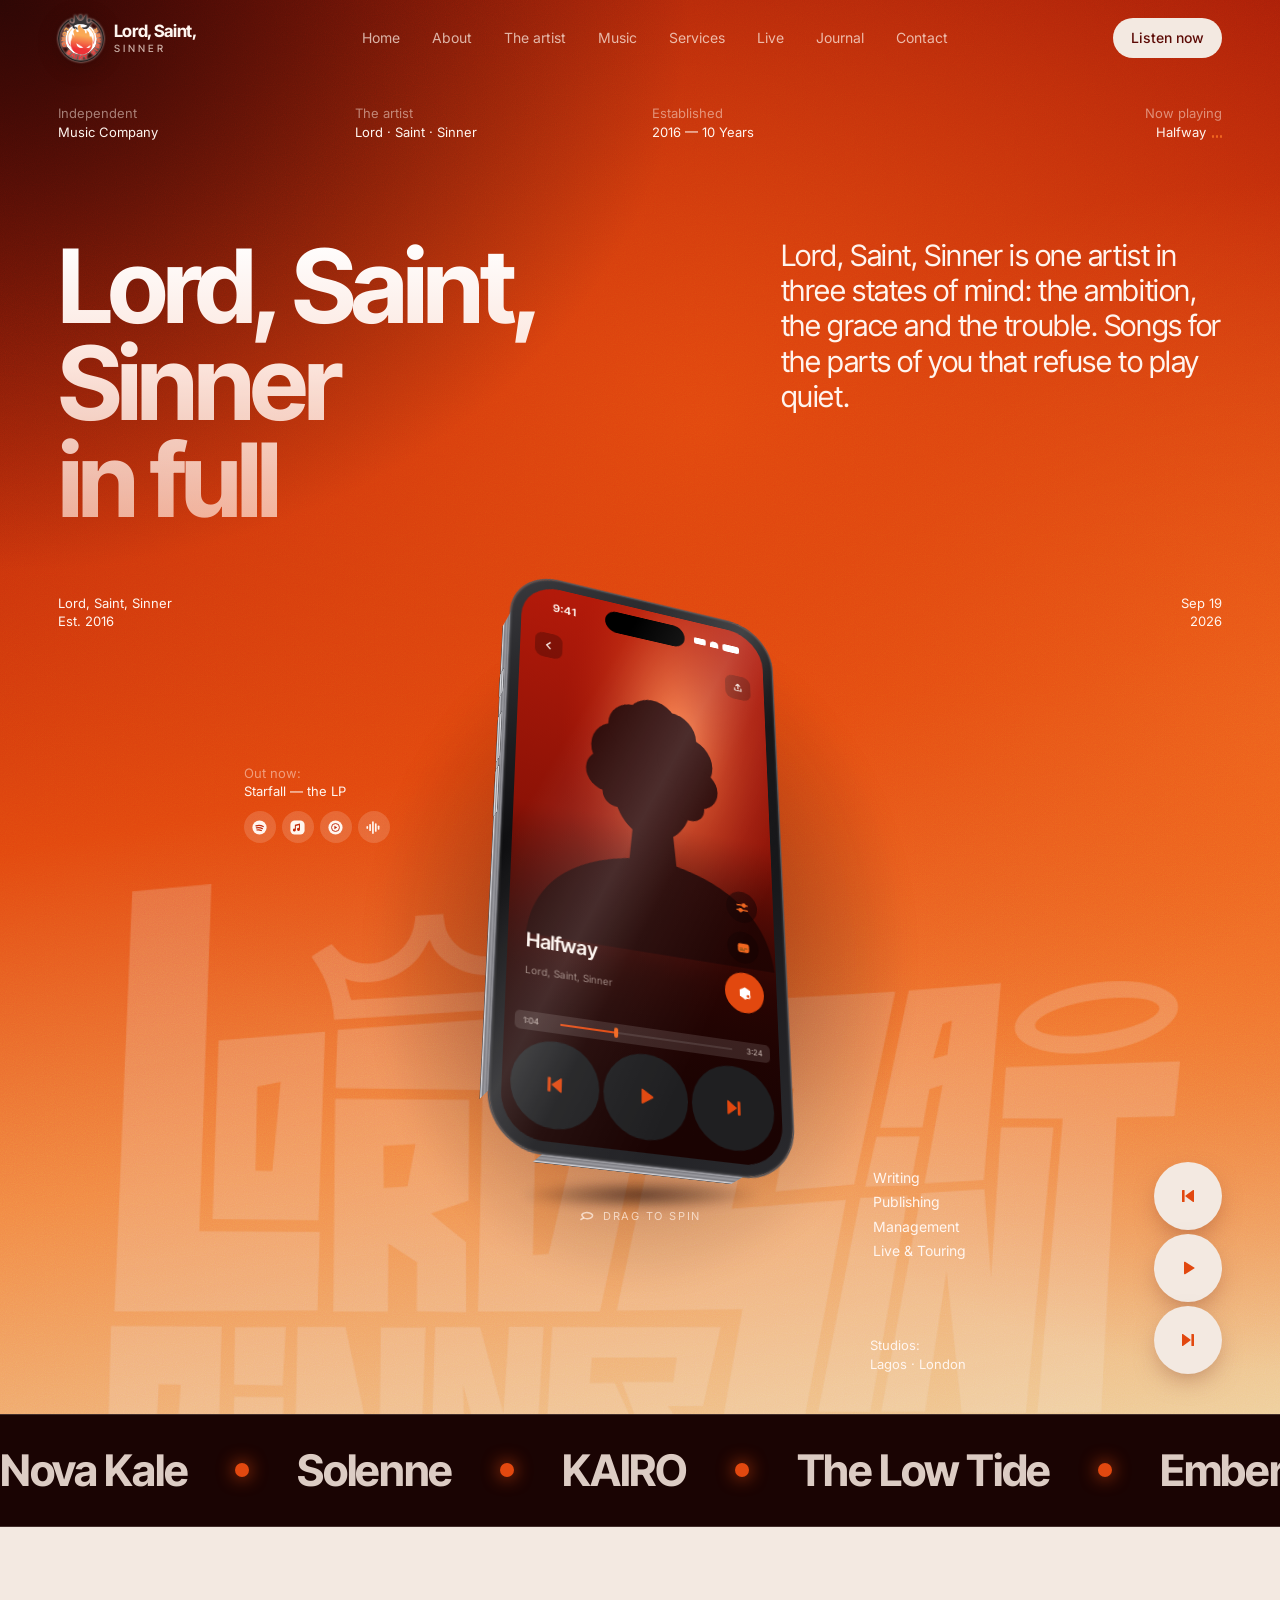
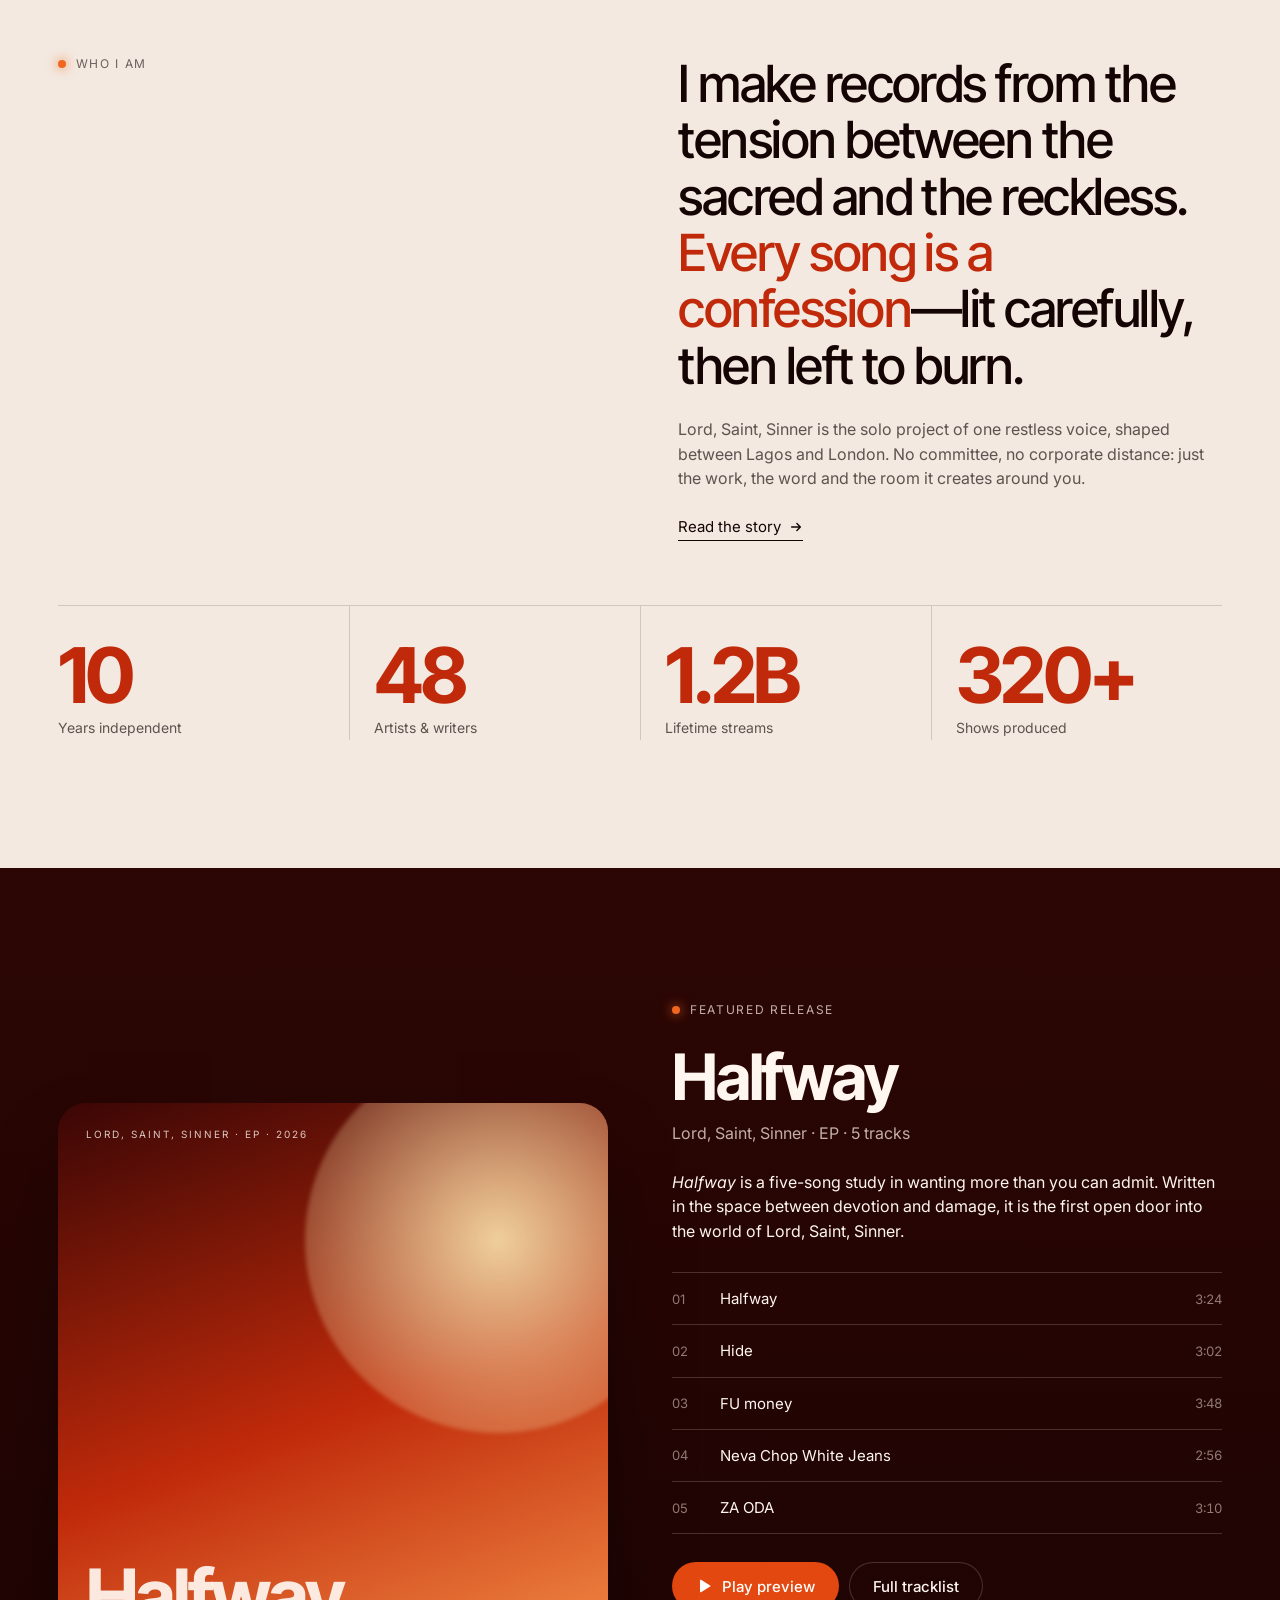
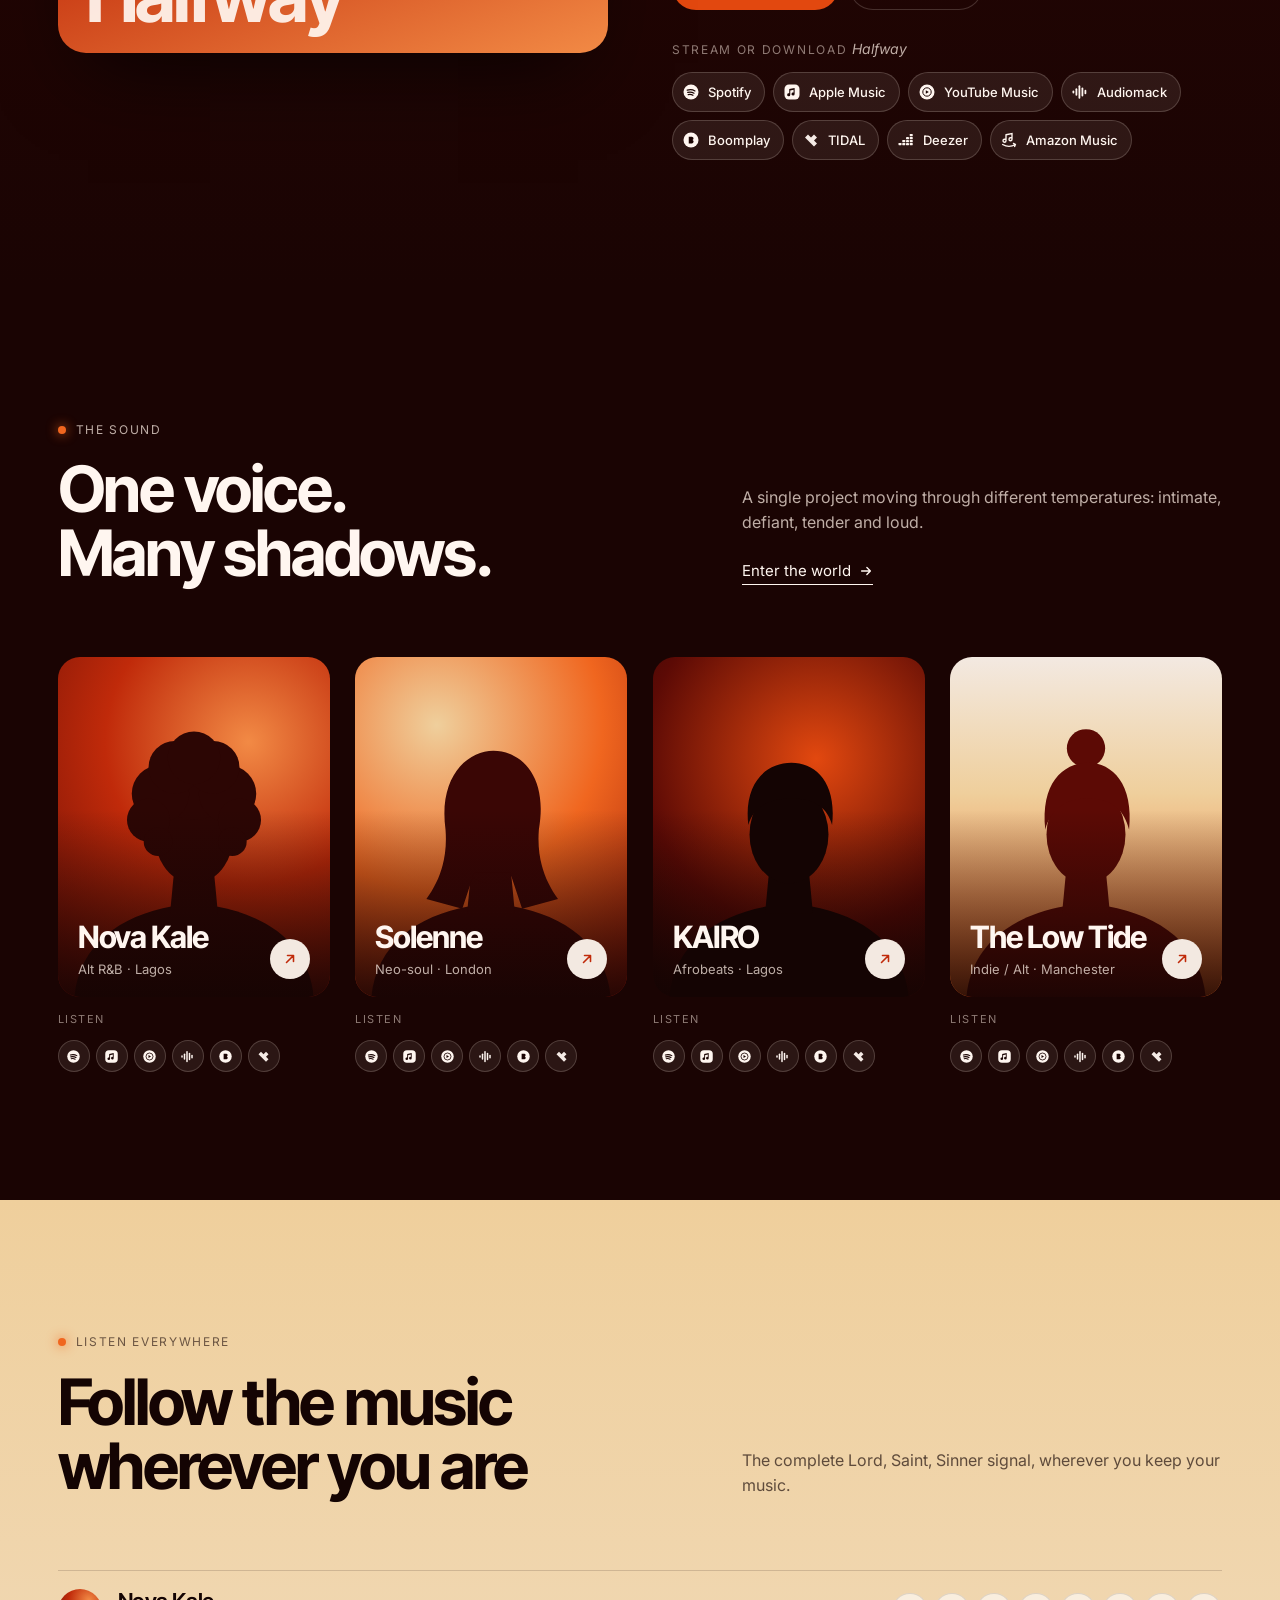
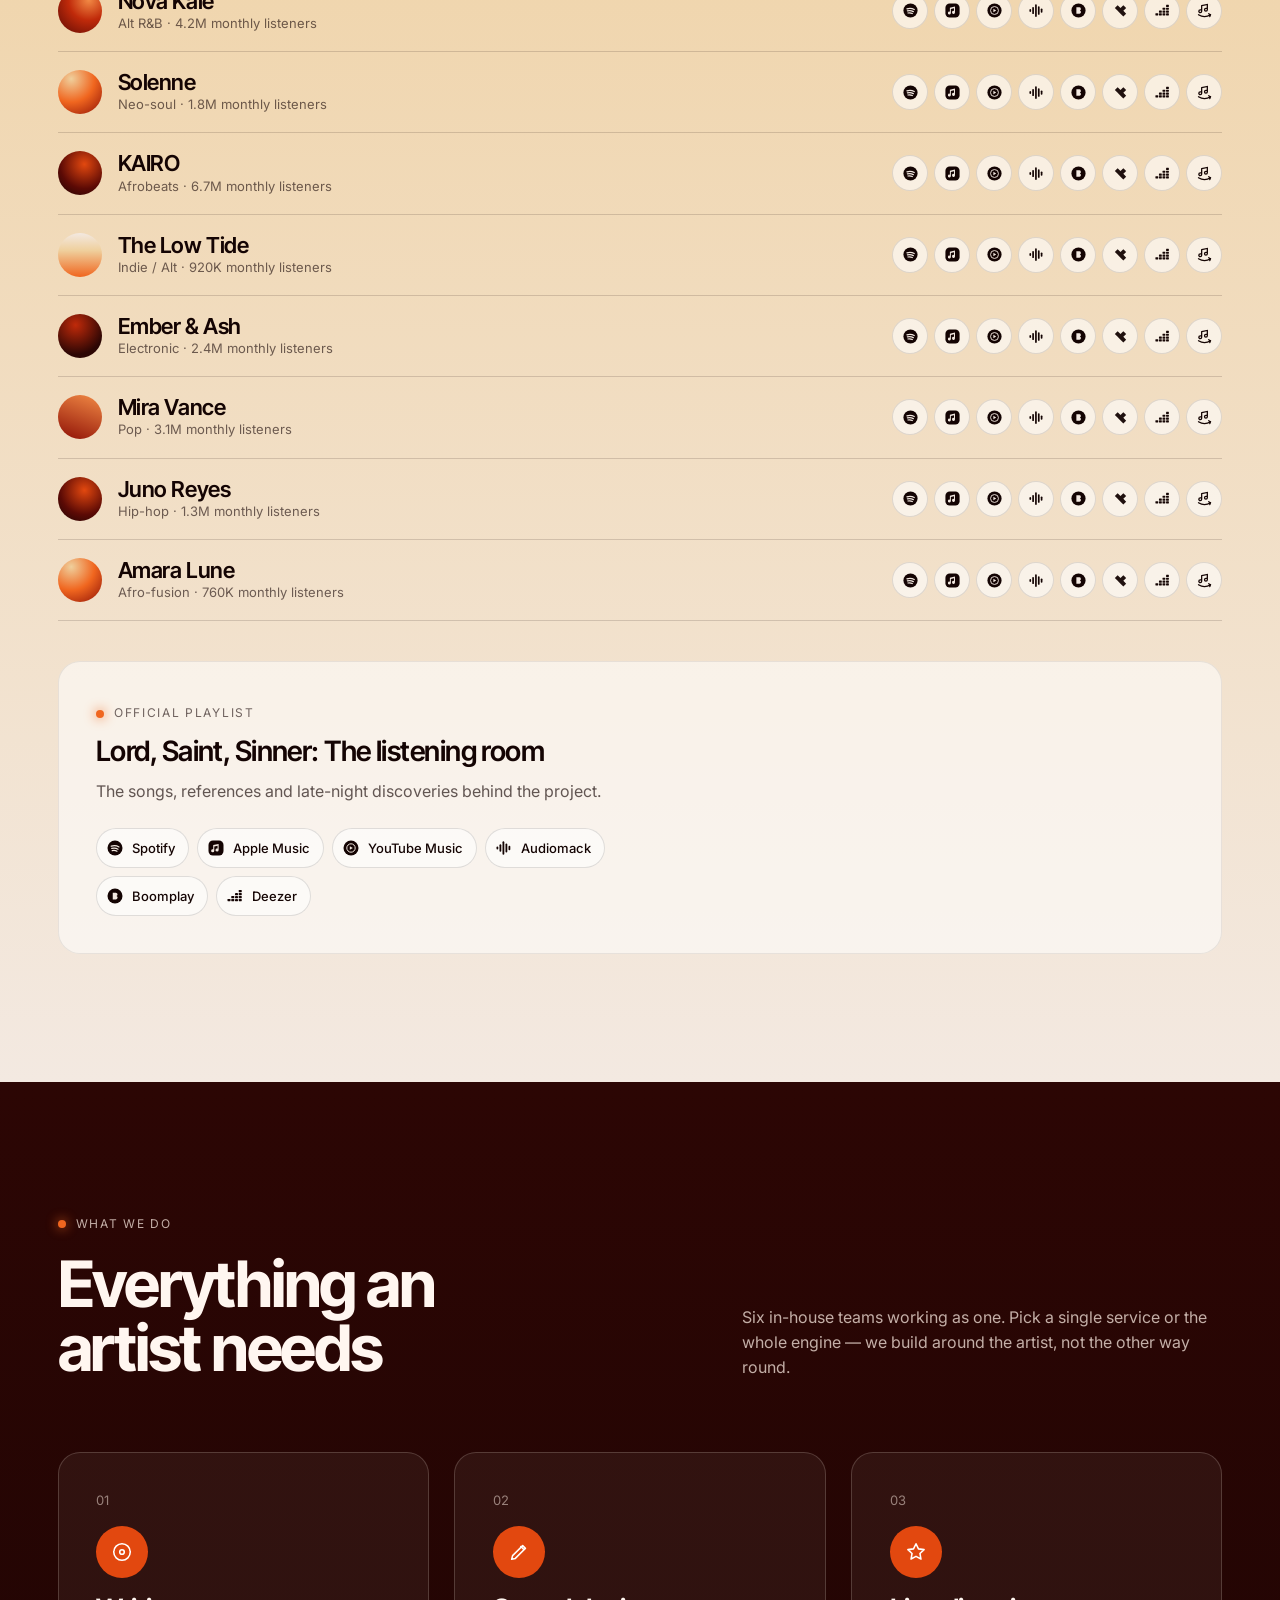
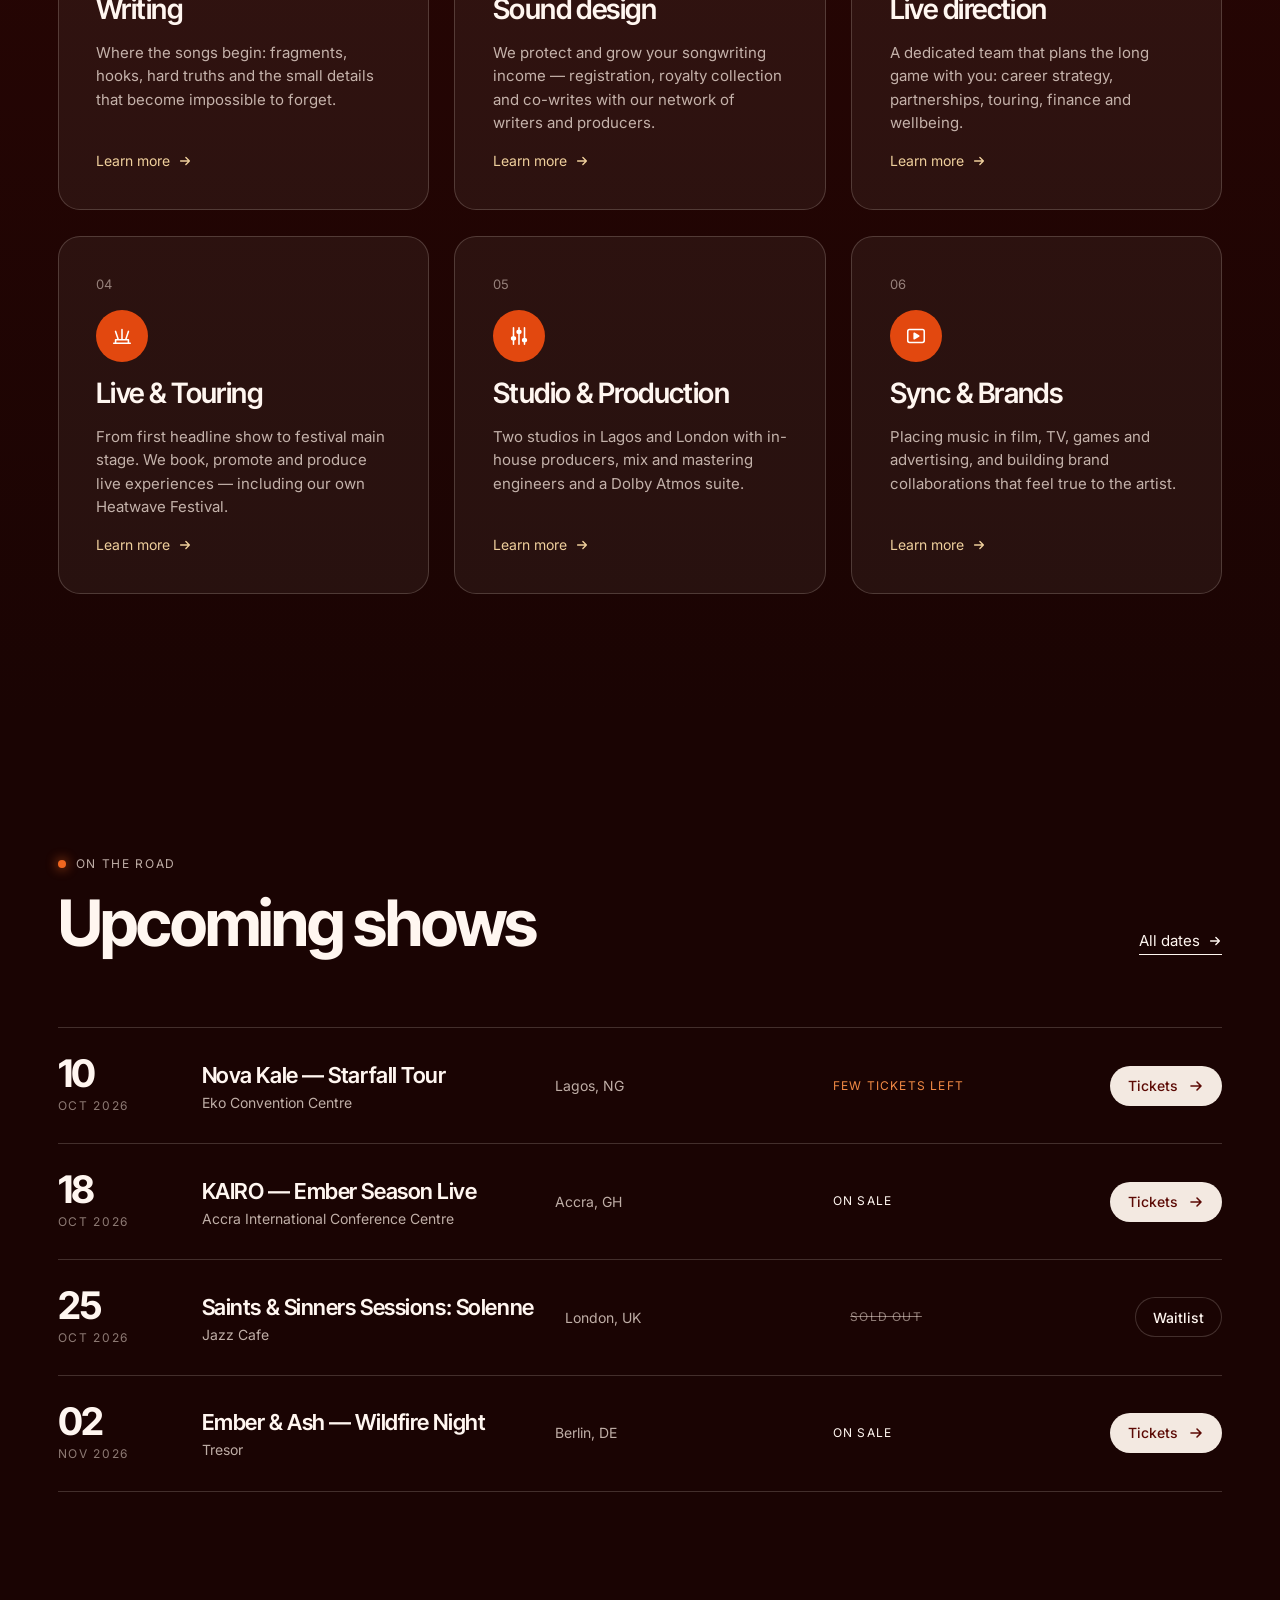
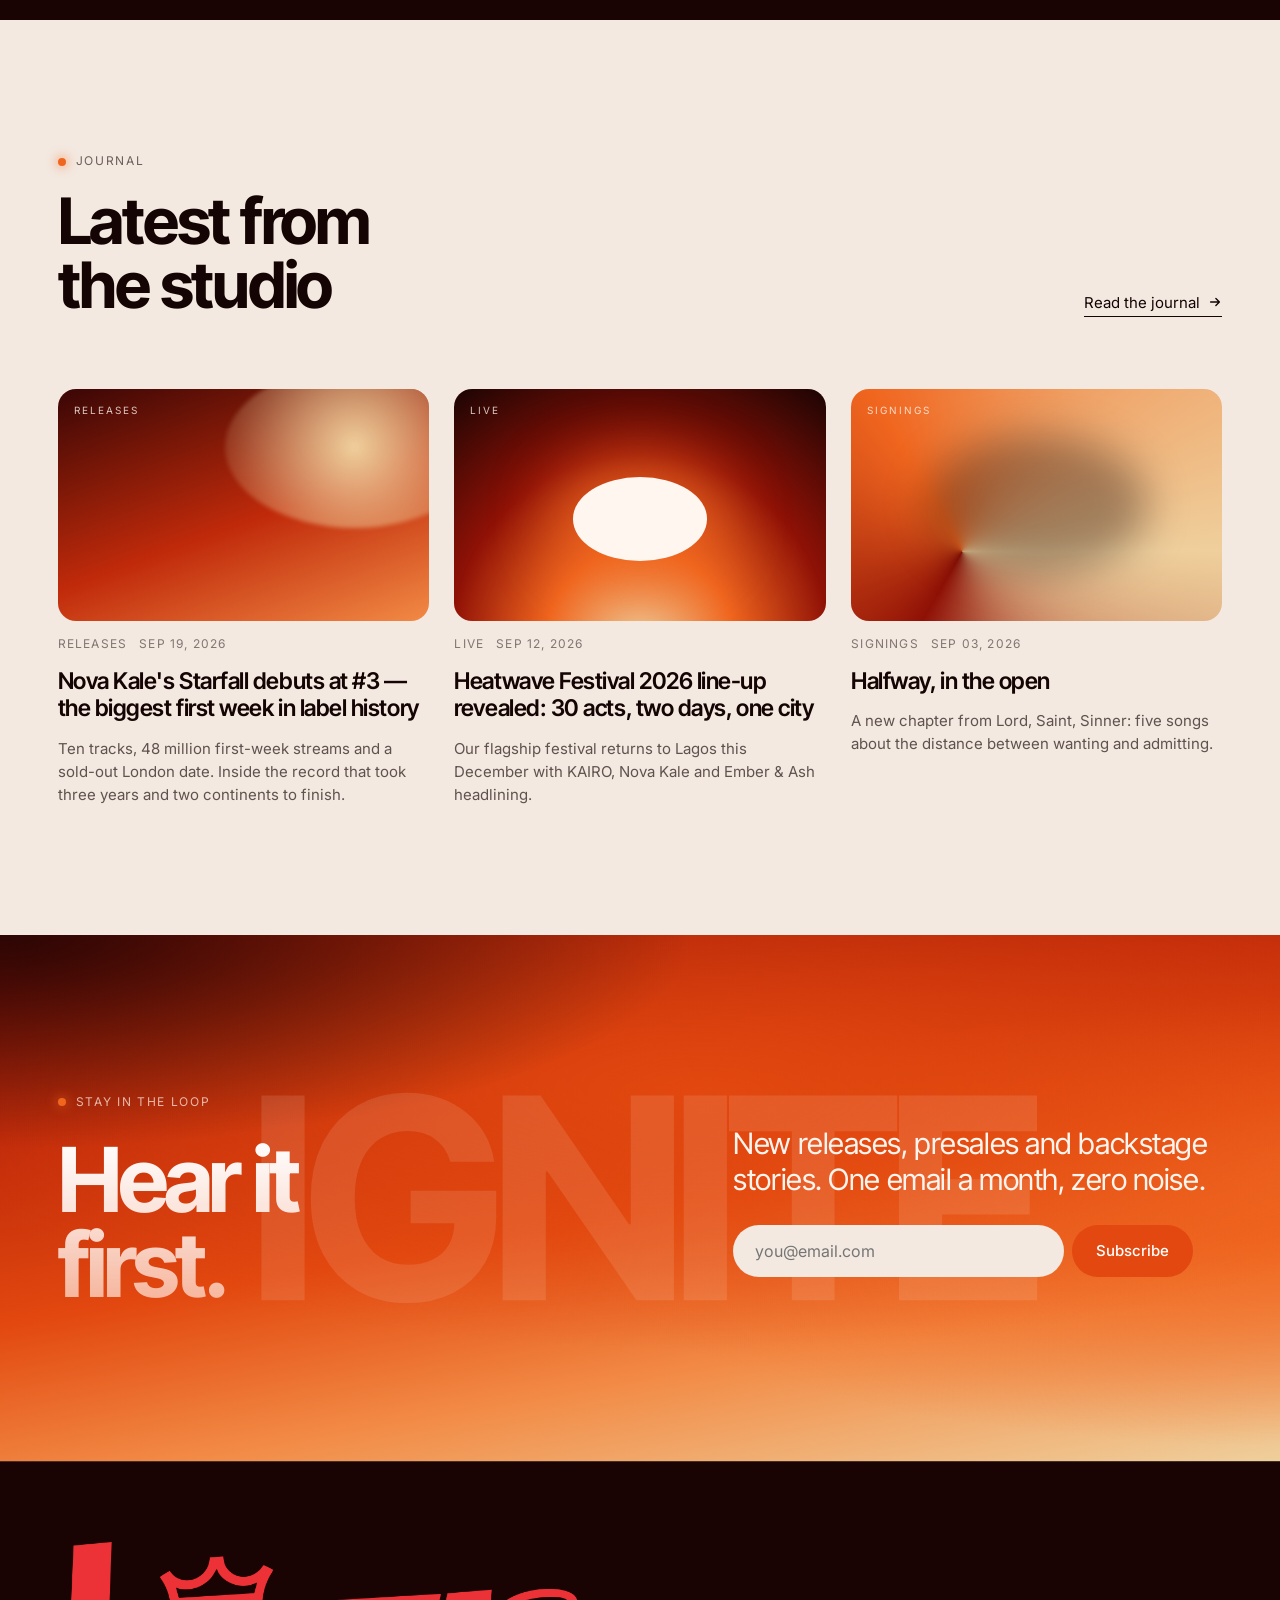
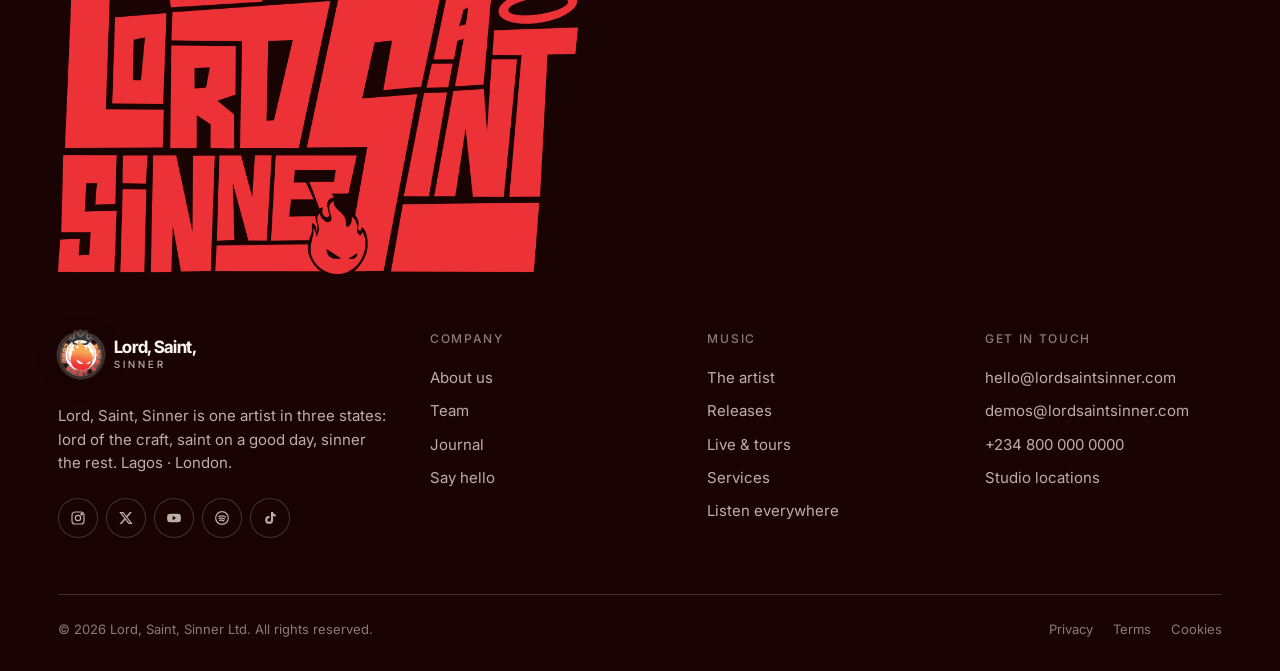
<file: index.html>
<!doctype html>
<html lang="en" class="no-js">
<head>
<meta charset="utf-8">
<meta name="viewport" content="width=device-width, initial-scale=1">
<title>Lord, Saint, Sinner — The future of sound is set on fire</title>
<meta name="description" content="Lord, Saint, Sinner is a solo artist project shaped between Lagos and London: intimate, defiant songs for the parts of you that refuse to play quiet.">
<meta name="theme-color" content="#8f1106">
<meta property="og:title" content="Lord, Saint, Sinner — The future of sound is set on fire">
<meta property="og:description" content="Lord, Saint, Sinner is a solo artist project shaped between Lagos and London: intimate, defiant songs for the parts of you that refuse to play quiet.">
<meta property="og:type" content="website">
<link rel="icon" href="assets/img/favicon.png" type="image/png">
<link rel="apple-touch-icon" href="assets/img/apple-touch-icon.png">
<meta property="og:site_name" content="Lord, Saint, Sinner">
<meta property="og:url" content="https://www.lordsaintsinner.com/">
<meta property="og:image" content="https://www.lordsaintsinner.com/assets/img/og-image.jpg">
<meta property="og:image:secure_url" content="https://www.lordsaintsinner.com/assets/img/og-image.jpg">
<meta property="og:image:type" content="image/jpeg">
<meta property="og:image:width" content="1200">
<meta property="og:image:height" content="630">
<meta property="og:image:alt" content="Lord, Saint, Sinner wordmark on a red and orange gradient">
<meta name="twitter:card" content="summary_large_image">
<meta name="twitter:image" content="https://www.lordsaintsinner.com/assets/img/og-image.jpg">
<link rel="preconnect" href="https://fonts.googleapis.com">
<link rel="preconnect" href="https://fonts.gstatic.com" crossorigin>
<link href="https://fonts.googleapis.com/css2?family=Inter+Tight:wght@400;500;600;700&family=Inter:wght@400;500;600&display=swap" rel="stylesheet">
<link rel="stylesheet" href="assets/css/styles.css">
</head>
<body data-page="index">
<a class="skip-link" href="#main">Skip to content</a>
<header class="site-header">
  <div class="container">
    <a class="logo" href="#top" aria-label="Lord, Saint, Sinner home"><img class="logo-badge badge-img" src="assets/img/lss-badge.png" alt="" width="46" height="48"><span>Lord, Saint,<small>SINNER</small></span></a>
    <nav class="nav" id="site-nav" aria-label="Primary">
      <a href="#top">Home</a>
      <a href="#about">About</a>
      <a href="#artist">The artist</a>
      <a href="#music">Music</a>
      <a href="#services">Services</a>
      <a href="#live">Live</a>
      <a href="#journal">Journal</a>
      <a href="#contact">Contact</a>
    </nav>
    <a class="btn btn-light btn-sm header-cta" href="#listen">Listen now</a>
    <button class="menu-toggle" type="button" aria-controls="site-nav" aria-expanded="false" aria-label="Menu"><span></span></button>
  </div>
</header>
<main id="main">
<section class="hero" id="top">
  <div class="container">
    <div class="hero-meta">
      <div class="meta"><span class="label">Independent</span><br>Music Company</div>
      <div class="meta"><span class="label">The artist</span><br>Lord &middot; Saint &middot; Sinner</div>
      <div class="meta"><span class="label">Established</span><br>2016 &mdash; 10 Years</div>
      <div class="meta"><span class="label">Now playing</span><br><span data-player-title>Halfway</span><span class="eq" aria-hidden="true"><i></i><i></i><i></i></span></div>
    </div>

    <div class="hero-top">
      <h1 class="display">Lord, Saint,<br>Sinner<br><span class="fade">in full</span></h1>
      <p class="lede">Lord, Saint, Sinner is one artist in three states of mind: the ambition, the grace and the trouble. Songs for the parts of you that refuse to play quiet.</p>
    </div>

    <div class="hero-stage">
      <img class="watermark watermark-logo" src="assets/img/lss-wordmark-cream.png" alt="" aria-hidden="true" width="912" height="582">

      <div class="phone-wrap" data-phone3d tabindex="0" role="group" aria-label="3D phone player. Drag, or use the arrow keys, to spin it.">
        <div class="phone-glow"></div>
        <div class="phone3d">
          <div class="phone">
            <div class="phone-screen">
              <div class="phone-art" aria-hidden="true">
                <svg viewBox="0 0 280 600" preserveAspectRatio="xMidYMid slice">
                  <defs>
                    <linearGradient id="floor" x1="0" y1="0" x2="0" y2="1"><stop offset="0" stop-color="#1a0302" stop-opacity="0"/><stop offset=".5" stop-color="#1a0302" stop-opacity=".7"/><stop offset="1" stop-color="#1a0302"/></linearGradient>
                    <radialGradient id="rim" cx="62%" cy="26%" r="45%"><stop offset="0" stop-color="#ff7a3a"/><stop offset="1" stop-color="#b31a0a" stop-opacity="0"/></radialGradient>
                  </defs>
                  <rect width="280" height="600" fill="url(#rim)"/>
                  <g transform="translate(18 90) scale(1.3)" fill="#2a0503"><path d="M0 240c4-44 38-68 82-76h36c44 8 78 32 82 76z"/><path d="M84 128h32l4 42H80z"/><ellipse cx="100" cy="104" rx="33" ry="41"/><circle cx="100" cy="58" r="34"/><circle cx="72" cy="70" r="24"/><circle cx="128" cy="70" r="24"/><circle cx="62" cy="92" r="18"/><circle cx="138" cy="92" r="18"/><circle cx="84" cy="48" r="22"/><circle cx="116" cy="48" r="22"/><circle cx="100" cy="40" r="22"/><circle cx="70" cy="110" r="12"/><circle cx="132" cy="110" r="12"/></g>
                  <rect y="260" width="280" height="340" fill="url(#floor)"/>
                </svg>
              </div>
              <div class="phone-island"></div>
              <div class="phone-status"><span>9:41</span><span class="icons"><i style="width:14px;height:8px"></i><i style="width:10px;height:8px;border-radius:50% 50% 0 0"></i><i style="width:20px;height:9px;border-radius:3px"></i></span></div>
              <div class="phone-top-btns" aria-hidden="true"><span><svg viewBox="0 0 16 16" fill="none" stroke="currentColor" stroke-width="2" stroke-linecap="round" aria-hidden="true"><path d="M10 3L5 8l5 5"/></svg></span><span><svg viewBox="0 0 16 16" fill="none" stroke="currentColor" stroke-width="1.6" stroke-linecap="round" stroke-linejoin="round" aria-hidden="true"><path d="M8 10V2M5 5l3-3 3 3M3 9v4h10V9"/></svg></span></div>
              <div class="phone-actions" aria-hidden="true"><span><svg viewBox="0 0 16 16" fill="none" stroke="currentColor" stroke-width="1.6" stroke-linecap="round" aria-hidden="true"><path d="M2 5h12M2 11h12"/><circle cx="10" cy="5" r="1.8" fill="currentColor"/><circle cx="6" cy="11" r="1.8" fill="currentColor"/></svg></span><span><svg viewBox="0 0 16 16" fill="currentColor" aria-hidden="true"><rect x="1.5" y="3" width="13" height="10" rx="2.5"/><path d="M4 8.5h3M9 8.5h3M4 10.5h5" stroke="#141" stroke-opacity=".5" stroke-width="1.2" stroke-linecap="round"/></svg></span><span class="hot"><svg viewBox="0 0 16 16" fill="currentColor" aria-hidden="true"><path d="M8 1.2l6 3.3v7L8 14.8 2 11.5v-7z"/><circle cx="11.5" cy="11" r="2.2" fill="#e2480f" stroke="#fff" stroke-width="1.2"/></svg></span></div>
              <div class="phone-track"><strong data-player-title>Halfway</strong><span data-player-artist>Lord, Saint, Sinner</span></div>
              <div class="phone-progress" aria-hidden="true"><span data-player-current>1:04</span><div class="bar"><i data-player-bar></i></div><span data-player-duration>3:24</span></div>
              <div class="phone-controls">
                <button type="button" data-player-prev aria-label="Previous track"><svg viewBox="0 0 16 16" fill="currentColor" aria-hidden="true"><rect x="2" y="2" width="2.6" height="12" rx="0.6"/><path d="M14 2.6v10.8a.6.6 0 0 1-.92.5L5.6 8.5a.6.6 0 0 1 0-1l7.48-5.4a.6.6 0 0 1 .92.5z"/></svg></button>
                <button type="button" data-player-toggle aria-label="Play"><svg class="icon-play" viewBox="0 0 16 16" fill="currentColor" aria-hidden="true"><path d="M4 2.4v11.2a.7.7 0 0 0 1.06.6l9.1-5.6a.7.7 0 0 0 0-1.2l-9.1-5.6A.7.7 0 0 0 4 2.4z"/></svg><svg class="icon-pause" viewBox="0 0 16 16" fill="currentColor" aria-hidden="true"><rect x="3" y="2" width="3.6" height="12" rx="0.8"/><rect x="9.4" y="2" width="3.6" height="12" rx="0.8"/></svg></button>
                <button type="button" data-player-next aria-label="Next track"><svg viewBox="0 0 16 16" fill="currentColor" aria-hidden="true"><rect x="11.4" y="2" width="2.6" height="12" rx="0.6"/><path d="M2 2.6v10.8a.6.6 0 0 0 .92.5l7.48-5.4a.6.6 0 0 0 0-1L2.92 2.1A.6.6 0 0 0 2 2.6z"/></svg></button>
              </div>
            </div>
            <div class="phone-sheen" aria-hidden="true"></div>
          </div>
          <div class="phone-edge" aria-hidden="true">
            <i class="side side-l"></i><i class="side side-r"></i><i class="side side-t"></i><i class="side side-b"></i>
            <b class="key key-action"></b><b class="key key-vol-up"></b><b class="key key-vol-down"></b><b class="key key-power"></b>
          </div>
          <div class="phone-back" aria-hidden="true">
            <img class="phone-back-badge" src="assets/img/lss-badge.png" alt="" width="96" height="96" draggable="false">
            <span class="phone-back-mark">Lord, Saint, Sinner</span>
            <div class="phone-sheen"></div>
          </div>
          <div class="phone-cam" aria-hidden="true">
            <i class="lens lens-1"></i><i class="lens lens-2"></i><i class="lens lens-3"></i><i class="cam-flash"></i><i class="cam-lidar"></i>
          </div>
        </div>
        <p class="phone-hint" aria-hidden="true"><svg viewBox="0 0 16 16" fill="none" stroke="currentColor" stroke-width="1.6" stroke-linecap="round" stroke-linejoin="round"><path d="M3 6.5a5.5 3 0 1 1 1.5 3.4"/><path d="M2 11.5l2.5-1.6L3 7.4"/></svg>Drag to spin</p>
      </div>

      <div class="hero-stage-info">
        <div class="hero-side left-1 meta">Lord, Saint, Sinner<br>Est. 2016</div>
        <div class="hero-side right-1 meta">Sep 19<br>2026</div>
        <div class="hero-side left-2 meta"><span class="label">Out now:</span><br>Starfall &mdash; the LP<div class="listen compact"><a class="pl pl-spotify" href="https://open.spotify.com/search/Nova%20Kale%20Starfall" target="_blank" rel="noopener" aria-label="Starfall on Spotify" title="Spotify"><svg viewBox="0 0 24 24" aria-hidden="true"><circle cx="12" cy="12" r="10" fill="currentColor"/><path d="M7 9.6c3.5-1 7.5-.6 10.3 1M7.6 12.6c2.9-.8 6-.4 8.4 1M8.3 15.5c2.2-.5 4.4-.3 6.3.8" fill="none" stroke="var(--pl-bg,#1a0403)" stroke-width="1.7" stroke-linecap="round"/></svg></a><a class="pl pl-apple" href="https://music.apple.com/us/search?term=Nova%20Kale%20Starfall" target="_blank" rel="noopener" aria-label="Starfall on Apple Music" title="Apple Music"><svg viewBox="0 0 24 24" aria-hidden="true"><rect x="2" y="2" width="20" height="20" rx="6" fill="currentColor"/><path d="M15.5 6.5v8.2a2.1 2.1 0 1 1-1.4-2V8.9l-4.4 1v5.8a2.1 2.1 0 1 1-1.4-2V8.1z" fill="var(--pl-bg,#1a0403)"/></svg></a><a class="pl pl-ytmusic" href="https://music.youtube.com/search?q=Nova%20Kale%20Starfall" target="_blank" rel="noopener" aria-label="Starfall on YouTube Music" title="YouTube Music"><svg viewBox="0 0 24 24" aria-hidden="true"><circle cx="12" cy="12" r="10" fill="currentColor"/><circle cx="12" cy="12" r="5.6" fill="none" stroke="var(--pl-bg,#1a0403)" stroke-width="1.3"/><path d="M10.4 9.6v4.8l4-2.4z" fill="var(--pl-bg,#1a0403)"/></svg></a><a class="pl pl-audiomack" href="https://audiomack.com/search?q=Nova%20Kale%20Starfall" target="_blank" rel="noopener" aria-label="Starfall on Audiomack" title="Audiomack"><svg viewBox="0 0 24 24" fill="currentColor" aria-hidden="true"><rect x="2" y="10" width="2.4" height="4" rx="1.2"/><rect x="6" y="7" width="2.4" height="10" rx="1.2"/><rect x="10" y="3" width="2.4" height="18" rx="1.2"/><rect x="14" y="6" width="2.4" height="12" rx="1.2"/><rect x="18" y="9" width="2.4" height="6" rx="1.2"/></svg></a></div></div>
        <ul class="hero-side right-2 list">
          <li><a href="#services">Writing</a></li>
          <li><a href="#services">Publishing</a></li>
          <li><a href="#services">Management</a></li>
          <li><a href="#live">Live &amp; Touring</a></li>
        </ul>
        <div class="hero-side right-3 meta">Studios:<br>Lagos &middot; London</div>
      </div>

      <div class="round-controls">
        <button class="round-btn" type="button" data-player-prev aria-label="Previous track"><svg viewBox="0 0 16 16" fill="currentColor" aria-hidden="true"><rect x="2" y="2" width="2.6" height="12" rx="0.6"/><path d="M14 2.6v10.8a.6.6 0 0 1-.92.5L5.6 8.5a.6.6 0 0 1 0-1l7.48-5.4a.6.6 0 0 1 .92.5z"/></svg></button>
        <button class="round-btn" type="button" data-player-toggle aria-label="Play"><svg class="icon-play" viewBox="0 0 16 16" fill="currentColor" aria-hidden="true"><path d="M4 2.4v11.2a.7.7 0 0 0 1.06.6l9.1-5.6a.7.7 0 0 0 0-1.2l-9.1-5.6A.7.7 0 0 0 4 2.4z"/></svg><svg class="icon-pause" viewBox="0 0 16 16" fill="currentColor" aria-hidden="true"><rect x="3" y="2" width="3.6" height="12" rx="0.8"/><rect x="9.4" y="2" width="3.6" height="12" rx="0.8"/></svg></button>
        <button class="round-btn" type="button" data-player-next aria-label="Next track"><svg viewBox="0 0 16 16" fill="currentColor" aria-hidden="true"><rect x="11.4" y="2" width="2.6" height="12" rx="0.6"/><path d="M2 2.6v10.8a.6.6 0 0 0 .92.5l7.48-5.4a.6.6 0 0 0 0-1L2.92 2.1A.6.6 0 0 0 2 2.6z"/></svg></button>
      </div>
    </div>
  </div>
</section>
<div class="marquee" aria-hidden="true"><div class="marquee-track"><span>Nova Kale</span><span>Solenne</span><span>KAIRO</span><span>The Low Tide</span><span>Ember &amp; Ash</span><span>Mira Vance</span><span>Juno Reyes</span><span>Amara Lune</span><span>Nova Kale</span><span>Solenne</span><span>KAIRO</span><span>The Low Tide</span><span>Ember &amp; Ash</span><span>Mira Vance</span><span>Juno Reyes</span><span>Amara Lune</span></div></div>

<section class="section section-cream" id="about">
  <div class="container">
    <div class="split">
      <span class="eyebrow reveal">Who I am</span>
      <div>
        <p class="big-quote reveal">I make records from the tension between the sacred and the reckless. <em>Every song is a confession</em>&mdash;lit carefully, then left to burn.</p>
        <p class="muted mt-2 reveal" style="max-width:36em">Lord, Saint, Sinner is the solo project of one restless voice, shaped between Lagos and London. No committee, no corporate distance: just the work, the word and the room it creates around you.</p>
        <a class="link-arrow mt-2 reveal" href="#about">Read the story <svg viewBox="0 0 16 16" fill="none" stroke="currentColor" stroke-width="1.6" stroke-linecap="round" stroke-linejoin="round" aria-hidden="true"><path d="M3 8h10M9 4l4 4-4 4"/></svg></a>
      </div>
    </div>
    <div class="stats mt-4">
      <div class="stat reveal"><strong>10</strong><span>Years independent</span></div>
      <div class="stat reveal"><strong>48</strong><span>Artists &amp; writers</span></div>
      <div class="stat reveal"><strong>1.2B</strong><span>Lifetime streams</span></div>
      <div class="stat reveal"><strong>320+</strong><span>Shows produced</span></div>
    </div>
  </div>
</section>

<section id="music" class="section section-deep">
  <div class="container feature">
    <div class="cover c1 reveal">
      <span class="cover-tag">Lord, Saint, Sinner &middot; EP &middot; 2026</span>
      <span class="cover-title">Halfway</span>
    </div>
    <div class="reveal">
      <span class="eyebrow">Featured release</span>
      <h2 class="h2 mt-2">Halfway</h2>
      <p class="muted mt-1">Lord, Saint, Sinner &middot; EP &middot; 5 tracks</p>
      <p class="mt-2" style="max-width:34em"><em>Halfway</em> is a five-song study in wanting more than you can admit. Written in the space between devotion and damage, it is the first open door into the world of Lord, Saint, Sinner.</p>
      <ol class="tracklist">
        <li><span>01</span><span>Halfway</span><span>3:24</span></li><li><span>02</span><span>Hide</span><span>3:02</span></li><li><span>03</span><span>FU money</span><span>3:48</span></li><li><span>04</span><span>Neva Chop White Jeans</span><span>2:56</span></li><li><span>05</span><span>ZA ODA</span><span>3:10</span></li>
      </ol>
      <div class="platforms">
        <button class="btn btn-ember" type="button" data-play-track="0"><svg viewBox="0 0 16 16" fill="currentColor" aria-hidden="true"><path d="M4 2.4v11.2a.7.7 0 0 0 1.06.6l9.1-5.6a.7.7 0 0 0 0-1.2l-9.1-5.6A.7.7 0 0 0 4 2.4z"/></svg> Play preview</button>
        <a class="btn btn-ghost" href="#music">Full tracklist</a>
      </div>
      <p class="listen-label">Stream or download <em>Halfway</em></p>
      <div class="listen"><a class="pl pl-spotify" href="https://open.spotify.com/search/Nova%20Kale%20Starfall" target="_blank" rel="noopener" aria-label="Starfall on Spotify" title="Spotify"><svg viewBox="0 0 24 24" aria-hidden="true"><circle cx="12" cy="12" r="10" fill="currentColor"/><path d="M7 9.6c3.5-1 7.5-.6 10.3 1M7.6 12.6c2.9-.8 6-.4 8.4 1M8.3 15.5c2.2-.5 4.4-.3 6.3.8" fill="none" stroke="var(--pl-bg,#1a0403)" stroke-width="1.7" stroke-linecap="round"/></svg><span>Spotify</span></a><a class="pl pl-apple" href="https://music.apple.com/us/search?term=Nova%20Kale%20Starfall" target="_blank" rel="noopener" aria-label="Starfall on Apple Music" title="Apple Music"><svg viewBox="0 0 24 24" aria-hidden="true"><rect x="2" y="2" width="20" height="20" rx="6" fill="currentColor"/><path d="M15.5 6.5v8.2a2.1 2.1 0 1 1-1.4-2V8.9l-4.4 1v5.8a2.1 2.1 0 1 1-1.4-2V8.1z" fill="var(--pl-bg,#1a0403)"/></svg><span>Apple Music</span></a><a class="pl pl-ytmusic" href="https://music.youtube.com/search?q=Nova%20Kale%20Starfall" target="_blank" rel="noopener" aria-label="Starfall on YouTube Music" title="YouTube Music"><svg viewBox="0 0 24 24" aria-hidden="true"><circle cx="12" cy="12" r="10" fill="currentColor"/><circle cx="12" cy="12" r="5.6" fill="none" stroke="var(--pl-bg,#1a0403)" stroke-width="1.3"/><path d="M10.4 9.6v4.8l4-2.4z" fill="var(--pl-bg,#1a0403)"/></svg><span>YouTube Music</span></a><a class="pl pl-audiomack" href="https://audiomack.com/search?q=Nova%20Kale%20Starfall" target="_blank" rel="noopener" aria-label="Starfall on Audiomack" title="Audiomack"><svg viewBox="0 0 24 24" fill="currentColor" aria-hidden="true"><rect x="2" y="10" width="2.4" height="4" rx="1.2"/><rect x="6" y="7" width="2.4" height="10" rx="1.2"/><rect x="10" y="3" width="2.4" height="18" rx="1.2"/><rect x="14" y="6" width="2.4" height="12" rx="1.2"/><rect x="18" y="9" width="2.4" height="6" rx="1.2"/></svg><span>Audiomack</span></a><a class="pl pl-boomplay" href="https://www.boomplay.com/search/default/Nova%20Kale%20Starfall" target="_blank" rel="noopener" aria-label="Starfall on Boomplay" title="Boomplay"><svg viewBox="0 0 24 24" aria-hidden="true"><circle cx="12" cy="12" r="10" fill="currentColor"/><path d="M9 7.5h4.2a2.3 2.3 0 0 1 .8 4.4 2.4 2.4 0 0 1-.6 4.6H9z" fill="var(--pl-bg,#1a0403)"/></svg><span>Boomplay</span></a><a class="pl pl-tidal" href="https://listen.tidal.com/search?q=Nova%20Kale%20Starfall" target="_blank" rel="noopener" aria-label="Starfall on TIDAL" title="TIDAL"><svg viewBox="0 0 24 24" fill="currentColor" aria-hidden="true"><path d="M4 8.5l4-4 4 4-4 4zM12 8.5l4-4 4 4-4 4zM8 12.5l4-4 4 4-4 4zM12 16.5l4-4 4 4-4 4" opacity=".95"/></svg><span>TIDAL</span></a><a class="pl pl-deezer" href="https://www.deezer.com/search/Nova%20Kale%20Starfall" target="_blank" rel="noopener" aria-label="Starfall on Deezer" title="Deezer"><svg viewBox="0 0 24 24" fill="currentColor" aria-hidden="true"><rect x="2" y="16" width="4" height="3" rx=".6"/><rect x="7" y="16" width="4" height="3" rx=".6"/><rect x="7" y="12" width="4" height="3" rx=".6"/><rect x="12" y="16" width="4" height="3" rx=".6"/><rect x="12" y="12" width="4" height="3" rx=".6"/><rect x="12" y="8" width="4" height="3" rx=".6"/><rect x="17" y="16" width="4" height="3" rx=".6"/><rect x="17" y="12" width="4" height="3" rx=".6"/><rect x="17" y="8" width="4" height="3" rx=".6"/><rect x="17" y="4" width="4" height="3" rx=".6"/></svg><span>Deezer</span></a><a class="pl pl-amazon" href="https://music.amazon.com/search/Nova%20Kale%20Starfall" target="_blank" rel="noopener" aria-label="Starfall on Amazon Music" title="Amazon Music"><svg viewBox="0 0 24 24" fill="none" stroke="currentColor" stroke-width="1.8" stroke-linecap="round" aria-hidden="true"><path d="M8 5v8a2 2 0 1 1-2-2h2M8 5l8-1.5V11a2 2 0 1 1-2-2h2"/><path d="M3.5 18c5 3 12 3 17 0M18 16.5l2.5 1.5-1 2.6" /></svg><span>Amazon Music</span></a></div>
    </div>
  </div>
</section>

<section id="artist" class="section section-dark">
  <div class="container">
    <div class="section-head">
      <div>
        <span class="eyebrow reveal">The sound</span>
        <h2 class="h2 reveal">One voice.<br>Many shadows.</h2>
      </div>
      <div class="reveal">
        <p class="muted">A single project moving through different temperatures: intimate, defiant, tender and loud.</p>
        <a class="link-arrow mt-2" href="#artist">Enter the world <svg viewBox="0 0 16 16" fill="none" stroke="currentColor" stroke-width="1.6" stroke-linecap="round" stroke-linejoin="round" aria-hidden="true"><path d="M3 8h10M9 4l4 4-4 4"/></svg></a>
      </div>
    </div>
    <div class="grid grid-4">
      <article class="card artist-card reveal " data-filter-item="rnb">
  <a class="portrait p1" href="#artist">
    <svg class="silhouette" viewBox="0 0 200 240" fill="currentColor" aria-hidden="true"><path d="M0 240c4-44 38-68 82-76h36c44 8 78 32 82 76z"/><path d="M84 128h32l4 42H80z"/><ellipse cx="100" cy="104" rx="33" ry="41"/><circle cx="100" cy="58" r="34"/><circle cx="72" cy="70" r="24"/><circle cx="128" cy="70" r="24"/><circle cx="62" cy="92" r="18"/><circle cx="138" cy="92" r="18"/><circle cx="84" cy="48" r="22"/><circle cx="116" cy="48" r="22"/><circle cx="100" cy="40" r="22"/><circle cx="70" cy="110" r="12"/><circle cx="132" cy="110" r="12"/></svg>
    <div class="portrait-info">
      <div><h3>Nova Kale</h3><p>Alt R&amp;B &middot; Lagos</p></div>
      <span class="arrow"><svg viewBox="0 0 16 16" fill="none" stroke="currentColor" stroke-width="1.6" stroke-linecap="round" stroke-linejoin="round" aria-hidden="true"><path d="M4.5 11.5l7-7M5.5 4.5h6v6"/></svg></span>
    </div>
  </a>
  
  <div class="artist-listen"><span>Listen</span><div class="listen compact"><a class="pl pl-spotify" href="https://open.spotify.com/search/Nova%20Kale" target="_blank" rel="noopener" aria-label="Nova Kale on Spotify" title="Spotify"><svg viewBox="0 0 24 24" aria-hidden="true"><circle cx="12" cy="12" r="10" fill="currentColor"/><path d="M7 9.6c3.5-1 7.5-.6 10.3 1M7.6 12.6c2.9-.8 6-.4 8.4 1M8.3 15.5c2.2-.5 4.4-.3 6.3.8" fill="none" stroke="var(--pl-bg,#1a0403)" stroke-width="1.7" stroke-linecap="round"/></svg></a><a class="pl pl-apple" href="https://music.apple.com/us/search?term=Nova%20Kale" target="_blank" rel="noopener" aria-label="Nova Kale on Apple Music" title="Apple Music"><svg viewBox="0 0 24 24" aria-hidden="true"><rect x="2" y="2" width="20" height="20" rx="6" fill="currentColor"/><path d="M15.5 6.5v8.2a2.1 2.1 0 1 1-1.4-2V8.9l-4.4 1v5.8a2.1 2.1 0 1 1-1.4-2V8.1z" fill="var(--pl-bg,#1a0403)"/></svg></a><a class="pl pl-ytmusic" href="https://music.youtube.com/search?q=Nova%20Kale" target="_blank" rel="noopener" aria-label="Nova Kale on YouTube Music" title="YouTube Music"><svg viewBox="0 0 24 24" aria-hidden="true"><circle cx="12" cy="12" r="10" fill="currentColor"/><circle cx="12" cy="12" r="5.6" fill="none" stroke="var(--pl-bg,#1a0403)" stroke-width="1.3"/><path d="M10.4 9.6v4.8l4-2.4z" fill="var(--pl-bg,#1a0403)"/></svg></a><a class="pl pl-audiomack" href="https://audiomack.com/search?q=Nova%20Kale" target="_blank" rel="noopener" aria-label="Nova Kale on Audiomack" title="Audiomack"><svg viewBox="0 0 24 24" fill="currentColor" aria-hidden="true"><rect x="2" y="10" width="2.4" height="4" rx="1.2"/><rect x="6" y="7" width="2.4" height="10" rx="1.2"/><rect x="10" y="3" width="2.4" height="18" rx="1.2"/><rect x="14" y="6" width="2.4" height="12" rx="1.2"/><rect x="18" y="9" width="2.4" height="6" rx="1.2"/></svg></a><a class="pl pl-boomplay" href="https://www.boomplay.com/search/default/Nova%20Kale" target="_blank" rel="noopener" aria-label="Nova Kale on Boomplay" title="Boomplay"><svg viewBox="0 0 24 24" aria-hidden="true"><circle cx="12" cy="12" r="10" fill="currentColor"/><path d="M9 7.5h4.2a2.3 2.3 0 0 1 .8 4.4 2.4 2.4 0 0 1-.6 4.6H9z" fill="var(--pl-bg,#1a0403)"/></svg></a><a class="pl pl-tidal" href="https://listen.tidal.com/search?q=Nova%20Kale" target="_blank" rel="noopener" aria-label="Nova Kale on TIDAL" title="TIDAL"><svg viewBox="0 0 24 24" fill="currentColor" aria-hidden="true"><path d="M4 8.5l4-4 4 4-4 4zM12 8.5l4-4 4 4-4 4zM8 12.5l4-4 4 4-4 4zM12 16.5l4-4 4 4-4 4" opacity=".95"/></svg></a></div></div>
</article><article class="card artist-card reveal " data-filter-item="rnb">
  <a class="portrait p2" href="#artist">
    <svg class="silhouette" viewBox="0 0 200 240" fill="currentColor" aria-hidden="true"><path d="M0 240c4-44 38-68 82-76h36c44 8 78 32 82 76z"/><path d="M84 128h32l4 42H80z"/><ellipse cx="100" cy="104" rx="33" ry="41"/><path d="M62 100c-6-44 18-66 40-66s46 20 38 66c-2 26 6 44 16 58l-30 8-10-30H86l-10 30-30-8c10-14 18-32 16-58z"/></svg>
    <div class="portrait-info">
      <div><h3>Solenne</h3><p>Neo-soul &middot; London</p></div>
      <span class="arrow"><svg viewBox="0 0 16 16" fill="none" stroke="currentColor" stroke-width="1.6" stroke-linecap="round" stroke-linejoin="round" aria-hidden="true"><path d="M4.5 11.5l7-7M5.5 4.5h6v6"/></svg></span>
    </div>
  </a>
  
  <div class="artist-listen"><span>Listen</span><div class="listen compact"><a class="pl pl-spotify" href="https://open.spotify.com/search/Solenne" target="_blank" rel="noopener" aria-label="Solenne on Spotify" title="Spotify"><svg viewBox="0 0 24 24" aria-hidden="true"><circle cx="12" cy="12" r="10" fill="currentColor"/><path d="M7 9.6c3.5-1 7.5-.6 10.3 1M7.6 12.6c2.9-.8 6-.4 8.4 1M8.3 15.5c2.2-.5 4.4-.3 6.3.8" fill="none" stroke="var(--pl-bg,#1a0403)" stroke-width="1.7" stroke-linecap="round"/></svg></a><a class="pl pl-apple" href="https://music.apple.com/us/search?term=Solenne" target="_blank" rel="noopener" aria-label="Solenne on Apple Music" title="Apple Music"><svg viewBox="0 0 24 24" aria-hidden="true"><rect x="2" y="2" width="20" height="20" rx="6" fill="currentColor"/><path d="M15.5 6.5v8.2a2.1 2.1 0 1 1-1.4-2V8.9l-4.4 1v5.8a2.1 2.1 0 1 1-1.4-2V8.1z" fill="var(--pl-bg,#1a0403)"/></svg></a><a class="pl pl-ytmusic" href="https://music.youtube.com/search?q=Solenne" target="_blank" rel="noopener" aria-label="Solenne on YouTube Music" title="YouTube Music"><svg viewBox="0 0 24 24" aria-hidden="true"><circle cx="12" cy="12" r="10" fill="currentColor"/><circle cx="12" cy="12" r="5.6" fill="none" stroke="var(--pl-bg,#1a0403)" stroke-width="1.3"/><path d="M10.4 9.6v4.8l4-2.4z" fill="var(--pl-bg,#1a0403)"/></svg></a><a class="pl pl-audiomack" href="https://audiomack.com/search?q=Solenne" target="_blank" rel="noopener" aria-label="Solenne on Audiomack" title="Audiomack"><svg viewBox="0 0 24 24" fill="currentColor" aria-hidden="true"><rect x="2" y="10" width="2.4" height="4" rx="1.2"/><rect x="6" y="7" width="2.4" height="10" rx="1.2"/><rect x="10" y="3" width="2.4" height="18" rx="1.2"/><rect x="14" y="6" width="2.4" height="12" rx="1.2"/><rect x="18" y="9" width="2.4" height="6" rx="1.2"/></svg></a><a class="pl pl-boomplay" href="https://www.boomplay.com/search/default/Solenne" target="_blank" rel="noopener" aria-label="Solenne on Boomplay" title="Boomplay"><svg viewBox="0 0 24 24" aria-hidden="true"><circle cx="12" cy="12" r="10" fill="currentColor"/><path d="M9 7.5h4.2a2.3 2.3 0 0 1 .8 4.4 2.4 2.4 0 0 1-.6 4.6H9z" fill="var(--pl-bg,#1a0403)"/></svg></a><a class="pl pl-tidal" href="https://listen.tidal.com/search?q=Solenne" target="_blank" rel="noopener" aria-label="Solenne on TIDAL" title="TIDAL"><svg viewBox="0 0 24 24" fill="currentColor" aria-hidden="true"><path d="M4 8.5l4-4 4 4-4 4zM12 8.5l4-4 4 4-4 4zM8 12.5l4-4 4 4-4 4zM12 16.5l4-4 4 4-4 4" opacity=".95"/></svg></a></div></div>
</article><article class="card artist-card reveal " data-filter-item="afrobeats">
  <a class="portrait p3" href="#artist">
    <svg class="silhouette" viewBox="0 0 200 240" fill="currentColor" aria-hidden="true"><path d="M0 240c4-44 38-68 82-76h36c44 8 78 32 82 76z"/><path d="M84 128h32l4 42H80z"/><ellipse cx="100" cy="104" rx="33" ry="41"/><path d="M66 96c-4-34 14-52 36-52 20 0 38 16 34 52-4-14-14-22-34-22s-32 8-36 22z"/></svg>
    <div class="portrait-info">
      <div><h3>KAIRO</h3><p>Afrobeats &middot; Lagos</p></div>
      <span class="arrow"><svg viewBox="0 0 16 16" fill="none" stroke="currentColor" stroke-width="1.6" stroke-linecap="round" stroke-linejoin="round" aria-hidden="true"><path d="M4.5 11.5l7-7M5.5 4.5h6v6"/></svg></span>
    </div>
  </a>
  
  <div class="artist-listen"><span>Listen</span><div class="listen compact"><a class="pl pl-spotify" href="https://open.spotify.com/search/KAIRO" target="_blank" rel="noopener" aria-label="KAIRO on Spotify" title="Spotify"><svg viewBox="0 0 24 24" aria-hidden="true"><circle cx="12" cy="12" r="10" fill="currentColor"/><path d="M7 9.6c3.5-1 7.5-.6 10.3 1M7.6 12.6c2.9-.8 6-.4 8.4 1M8.3 15.5c2.2-.5 4.4-.3 6.3.8" fill="none" stroke="var(--pl-bg,#1a0403)" stroke-width="1.7" stroke-linecap="round"/></svg></a><a class="pl pl-apple" href="https://music.apple.com/us/search?term=KAIRO" target="_blank" rel="noopener" aria-label="KAIRO on Apple Music" title="Apple Music"><svg viewBox="0 0 24 24" aria-hidden="true"><rect x="2" y="2" width="20" height="20" rx="6" fill="currentColor"/><path d="M15.5 6.5v8.2a2.1 2.1 0 1 1-1.4-2V8.9l-4.4 1v5.8a2.1 2.1 0 1 1-1.4-2V8.1z" fill="var(--pl-bg,#1a0403)"/></svg></a><a class="pl pl-ytmusic" href="https://music.youtube.com/search?q=KAIRO" target="_blank" rel="noopener" aria-label="KAIRO on YouTube Music" title="YouTube Music"><svg viewBox="0 0 24 24" aria-hidden="true"><circle cx="12" cy="12" r="10" fill="currentColor"/><circle cx="12" cy="12" r="5.6" fill="none" stroke="var(--pl-bg,#1a0403)" stroke-width="1.3"/><path d="M10.4 9.6v4.8l4-2.4z" fill="var(--pl-bg,#1a0403)"/></svg></a><a class="pl pl-audiomack" href="https://audiomack.com/search?q=KAIRO" target="_blank" rel="noopener" aria-label="KAIRO on Audiomack" title="Audiomack"><svg viewBox="0 0 24 24" fill="currentColor" aria-hidden="true"><rect x="2" y="10" width="2.4" height="4" rx="1.2"/><rect x="6" y="7" width="2.4" height="10" rx="1.2"/><rect x="10" y="3" width="2.4" height="18" rx="1.2"/><rect x="14" y="6" width="2.4" height="12" rx="1.2"/><rect x="18" y="9" width="2.4" height="6" rx="1.2"/></svg></a><a class="pl pl-boomplay" href="https://www.boomplay.com/search/default/KAIRO" target="_blank" rel="noopener" aria-label="KAIRO on Boomplay" title="Boomplay"><svg viewBox="0 0 24 24" aria-hidden="true"><circle cx="12" cy="12" r="10" fill="currentColor"/><path d="M9 7.5h4.2a2.3 2.3 0 0 1 .8 4.4 2.4 2.4 0 0 1-.6 4.6H9z" fill="var(--pl-bg,#1a0403)"/></svg></a><a class="pl pl-tidal" href="https://listen.tidal.com/search?q=KAIRO" target="_blank" rel="noopener" aria-label="KAIRO on TIDAL" title="TIDAL"><svg viewBox="0 0 24 24" fill="currentColor" aria-hidden="true"><path d="M4 8.5l4-4 4 4-4 4zM12 8.5l4-4 4 4-4 4zM8 12.5l4-4 4 4-4 4zM12 16.5l4-4 4 4-4 4" opacity=".95"/></svg></a></div></div>
</article><article class="card artist-card reveal " data-filter-item="indie">
  <a class="portrait p4" href="#artist">
    <svg class="silhouette" viewBox="0 0 200 240" fill="currentColor" aria-hidden="true"><path d="M0 240c4-44 38-68 82-76h36c44 8 78 32 82 76z"/><path d="M84 128h32l4 42H80z"/><ellipse cx="100" cy="104" rx="33" ry="41"/><circle cx="100" cy="32" r="16"/><path d="M66 100c-4-38 14-56 36-56 20 0 38 18 34 56-4-16-14-26-34-26s-32 10-36 26z"/></svg>
    <div class="portrait-info">
      <div><h3>The Low Tide</h3><p>Indie / Alt &middot; Manchester</p></div>
      <span class="arrow"><svg viewBox="0 0 16 16" fill="none" stroke="currentColor" stroke-width="1.6" stroke-linecap="round" stroke-linejoin="round" aria-hidden="true"><path d="M4.5 11.5l7-7M5.5 4.5h6v6"/></svg></span>
    </div>
  </a>
  
  <div class="artist-listen"><span>Listen</span><div class="listen compact"><a class="pl pl-spotify" href="https://open.spotify.com/search/The%20Low%20Tide" target="_blank" rel="noopener" aria-label="The Low Tide on Spotify" title="Spotify"><svg viewBox="0 0 24 24" aria-hidden="true"><circle cx="12" cy="12" r="10" fill="currentColor"/><path d="M7 9.6c3.5-1 7.5-.6 10.3 1M7.6 12.6c2.9-.8 6-.4 8.4 1M8.3 15.5c2.2-.5 4.4-.3 6.3.8" fill="none" stroke="var(--pl-bg,#1a0403)" stroke-width="1.7" stroke-linecap="round"/></svg></a><a class="pl pl-apple" href="https://music.apple.com/us/search?term=The%20Low%20Tide" target="_blank" rel="noopener" aria-label="The Low Tide on Apple Music" title="Apple Music"><svg viewBox="0 0 24 24" aria-hidden="true"><rect x="2" y="2" width="20" height="20" rx="6" fill="currentColor"/><path d="M15.5 6.5v8.2a2.1 2.1 0 1 1-1.4-2V8.9l-4.4 1v5.8a2.1 2.1 0 1 1-1.4-2V8.1z" fill="var(--pl-bg,#1a0403)"/></svg></a><a class="pl pl-ytmusic" href="https://music.youtube.com/search?q=The%20Low%20Tide" target="_blank" rel="noopener" aria-label="The Low Tide on YouTube Music" title="YouTube Music"><svg viewBox="0 0 24 24" aria-hidden="true"><circle cx="12" cy="12" r="10" fill="currentColor"/><circle cx="12" cy="12" r="5.6" fill="none" stroke="var(--pl-bg,#1a0403)" stroke-width="1.3"/><path d="M10.4 9.6v4.8l4-2.4z" fill="var(--pl-bg,#1a0403)"/></svg></a><a class="pl pl-audiomack" href="https://audiomack.com/search?q=The%20Low%20Tide" target="_blank" rel="noopener" aria-label="The Low Tide on Audiomack" title="Audiomack"><svg viewBox="0 0 24 24" fill="currentColor" aria-hidden="true"><rect x="2" y="10" width="2.4" height="4" rx="1.2"/><rect x="6" y="7" width="2.4" height="10" rx="1.2"/><rect x="10" y="3" width="2.4" height="18" rx="1.2"/><rect x="14" y="6" width="2.4" height="12" rx="1.2"/><rect x="18" y="9" width="2.4" height="6" rx="1.2"/></svg></a><a class="pl pl-boomplay" href="https://www.boomplay.com/search/default/The%20Low%20Tide" target="_blank" rel="noopener" aria-label="The Low Tide on Boomplay" title="Boomplay"><svg viewBox="0 0 24 24" aria-hidden="true"><circle cx="12" cy="12" r="10" fill="currentColor"/><path d="M9 7.5h4.2a2.3 2.3 0 0 1 .8 4.4 2.4 2.4 0 0 1-.6 4.6H9z" fill="var(--pl-bg,#1a0403)"/></svg></a><a class="pl pl-tidal" href="https://listen.tidal.com/search?q=The%20Low%20Tide" target="_blank" rel="noopener" aria-label="The Low Tide on TIDAL" title="TIDAL"><svg viewBox="0 0 24 24" fill="currentColor" aria-hidden="true"><path d="M4 8.5l4-4 4 4-4 4zM12 8.5l4-4 4 4-4 4zM8 12.5l4-4 4 4-4 4zM12 16.5l4-4 4 4-4 4" opacity=".95"/></svg></a></div></div>
</article>
    </div>
  </div>
</section>

<section class="section section-sand" id="listen">
  <div class="container">
    <div class="section-head">
      <div>
        <span class="eyebrow reveal">Listen everywhere</span>
        <h2 class="h2 reveal">Follow the music<br>wherever you are</h2>
      </div>
      <p class="muted reveal">The complete Lord, Saint, Sinner signal, wherever you keep your music.</p>
    </div>
    <div class="stream-list">
      <div class="stream-row reveal">
        <a class="stream-artist" href="#artist"><span class="stream-dot p1"></span><span><strong>Nova Kale</strong><small>Alt R&amp;B &middot; 4.2M monthly listeners</small></span></a>
        <div class="listen compact"><a class="pl pl-spotify" href="https://open.spotify.com/search/Nova%20Kale" target="_blank" rel="noopener" aria-label="Nova Kale on Spotify" title="Spotify"><svg viewBox="0 0 24 24" aria-hidden="true"><circle cx="12" cy="12" r="10" fill="currentColor"/><path d="M7 9.6c3.5-1 7.5-.6 10.3 1M7.6 12.6c2.9-.8 6-.4 8.4 1M8.3 15.5c2.2-.5 4.4-.3 6.3.8" fill="none" stroke="var(--pl-bg,#1a0403)" stroke-width="1.7" stroke-linecap="round"/></svg></a><a class="pl pl-apple" href="https://music.apple.com/us/search?term=Nova%20Kale" target="_blank" rel="noopener" aria-label="Nova Kale on Apple Music" title="Apple Music"><svg viewBox="0 0 24 24" aria-hidden="true"><rect x="2" y="2" width="20" height="20" rx="6" fill="currentColor"/><path d="M15.5 6.5v8.2a2.1 2.1 0 1 1-1.4-2V8.9l-4.4 1v5.8a2.1 2.1 0 1 1-1.4-2V8.1z" fill="var(--pl-bg,#1a0403)"/></svg></a><a class="pl pl-ytmusic" href="https://music.youtube.com/search?q=Nova%20Kale" target="_blank" rel="noopener" aria-label="Nova Kale on YouTube Music" title="YouTube Music"><svg viewBox="0 0 24 24" aria-hidden="true"><circle cx="12" cy="12" r="10" fill="currentColor"/><circle cx="12" cy="12" r="5.6" fill="none" stroke="var(--pl-bg,#1a0403)" stroke-width="1.3"/><path d="M10.4 9.6v4.8l4-2.4z" fill="var(--pl-bg,#1a0403)"/></svg></a><a class="pl pl-audiomack" href="https://audiomack.com/search?q=Nova%20Kale" target="_blank" rel="noopener" aria-label="Nova Kale on Audiomack" title="Audiomack"><svg viewBox="0 0 24 24" fill="currentColor" aria-hidden="true"><rect x="2" y="10" width="2.4" height="4" rx="1.2"/><rect x="6" y="7" width="2.4" height="10" rx="1.2"/><rect x="10" y="3" width="2.4" height="18" rx="1.2"/><rect x="14" y="6" width="2.4" height="12" rx="1.2"/><rect x="18" y="9" width="2.4" height="6" rx="1.2"/></svg></a><a class="pl pl-boomplay" href="https://www.boomplay.com/search/default/Nova%20Kale" target="_blank" rel="noopener" aria-label="Nova Kale on Boomplay" title="Boomplay"><svg viewBox="0 0 24 24" aria-hidden="true"><circle cx="12" cy="12" r="10" fill="currentColor"/><path d="M9 7.5h4.2a2.3 2.3 0 0 1 .8 4.4 2.4 2.4 0 0 1-.6 4.6H9z" fill="var(--pl-bg,#1a0403)"/></svg></a><a class="pl pl-tidal" href="https://listen.tidal.com/search?q=Nova%20Kale" target="_blank" rel="noopener" aria-label="Nova Kale on TIDAL" title="TIDAL"><svg viewBox="0 0 24 24" fill="currentColor" aria-hidden="true"><path d="M4 8.5l4-4 4 4-4 4zM12 8.5l4-4 4 4-4 4zM8 12.5l4-4 4 4-4 4zM12 16.5l4-4 4 4-4 4" opacity=".95"/></svg></a><a class="pl pl-deezer" href="https://www.deezer.com/search/Nova%20Kale" target="_blank" rel="noopener" aria-label="Nova Kale on Deezer" title="Deezer"><svg viewBox="0 0 24 24" fill="currentColor" aria-hidden="true"><rect x="2" y="16" width="4" height="3" rx=".6"/><rect x="7" y="16" width="4" height="3" rx=".6"/><rect x="7" y="12" width="4" height="3" rx=".6"/><rect x="12" y="16" width="4" height="3" rx=".6"/><rect x="12" y="12" width="4" height="3" rx=".6"/><rect x="12" y="8" width="4" height="3" rx=".6"/><rect x="17" y="16" width="4" height="3" rx=".6"/><rect x="17" y="12" width="4" height="3" rx=".6"/><rect x="17" y="8" width="4" height="3" rx=".6"/><rect x="17" y="4" width="4" height="3" rx=".6"/></svg></a><a class="pl pl-amazon" href="https://music.amazon.com/search/Nova%20Kale" target="_blank" rel="noopener" aria-label="Nova Kale on Amazon Music" title="Amazon Music"><svg viewBox="0 0 24 24" fill="none" stroke="currentColor" stroke-width="1.8" stroke-linecap="round" aria-hidden="true"><path d="M8 5v8a2 2 0 1 1-2-2h2M8 5l8-1.5V11a2 2 0 1 1-2-2h2"/><path d="M3.5 18c5 3 12 3 17 0M18 16.5l2.5 1.5-1 2.6" /></svg></a></div>
      </div><div class="stream-row reveal">
        <a class="stream-artist" href="#artist"><span class="stream-dot p2"></span><span><strong>Solenne</strong><small>Neo-soul &middot; 1.8M monthly listeners</small></span></a>
        <div class="listen compact"><a class="pl pl-spotify" href="https://open.spotify.com/search/Solenne" target="_blank" rel="noopener" aria-label="Solenne on Spotify" title="Spotify"><svg viewBox="0 0 24 24" aria-hidden="true"><circle cx="12" cy="12" r="10" fill="currentColor"/><path d="M7 9.6c3.5-1 7.5-.6 10.3 1M7.6 12.6c2.9-.8 6-.4 8.4 1M8.3 15.5c2.2-.5 4.4-.3 6.3.8" fill="none" stroke="var(--pl-bg,#1a0403)" stroke-width="1.7" stroke-linecap="round"/></svg></a><a class="pl pl-apple" href="https://music.apple.com/us/search?term=Solenne" target="_blank" rel="noopener" aria-label="Solenne on Apple Music" title="Apple Music"><svg viewBox="0 0 24 24" aria-hidden="true"><rect x="2" y="2" width="20" height="20" rx="6" fill="currentColor"/><path d="M15.5 6.5v8.2a2.1 2.1 0 1 1-1.4-2V8.9l-4.4 1v5.8a2.1 2.1 0 1 1-1.4-2V8.1z" fill="var(--pl-bg,#1a0403)"/></svg></a><a class="pl pl-ytmusic" href="https://music.youtube.com/search?q=Solenne" target="_blank" rel="noopener" aria-label="Solenne on YouTube Music" title="YouTube Music"><svg viewBox="0 0 24 24" aria-hidden="true"><circle cx="12" cy="12" r="10" fill="currentColor"/><circle cx="12" cy="12" r="5.6" fill="none" stroke="var(--pl-bg,#1a0403)" stroke-width="1.3"/><path d="M10.4 9.6v4.8l4-2.4z" fill="var(--pl-bg,#1a0403)"/></svg></a><a class="pl pl-audiomack" href="https://audiomack.com/search?q=Solenne" target="_blank" rel="noopener" aria-label="Solenne on Audiomack" title="Audiomack"><svg viewBox="0 0 24 24" fill="currentColor" aria-hidden="true"><rect x="2" y="10" width="2.4" height="4" rx="1.2"/><rect x="6" y="7" width="2.4" height="10" rx="1.2"/><rect x="10" y="3" width="2.4" height="18" rx="1.2"/><rect x="14" y="6" width="2.4" height="12" rx="1.2"/><rect x="18" y="9" width="2.4" height="6" rx="1.2"/></svg></a><a class="pl pl-boomplay" href="https://www.boomplay.com/search/default/Solenne" target="_blank" rel="noopener" aria-label="Solenne on Boomplay" title="Boomplay"><svg viewBox="0 0 24 24" aria-hidden="true"><circle cx="12" cy="12" r="10" fill="currentColor"/><path d="M9 7.5h4.2a2.3 2.3 0 0 1 .8 4.4 2.4 2.4 0 0 1-.6 4.6H9z" fill="var(--pl-bg,#1a0403)"/></svg></a><a class="pl pl-tidal" href="https://listen.tidal.com/search?q=Solenne" target="_blank" rel="noopener" aria-label="Solenne on TIDAL" title="TIDAL"><svg viewBox="0 0 24 24" fill="currentColor" aria-hidden="true"><path d="M4 8.5l4-4 4 4-4 4zM12 8.5l4-4 4 4-4 4zM8 12.5l4-4 4 4-4 4zM12 16.5l4-4 4 4-4 4" opacity=".95"/></svg></a><a class="pl pl-deezer" href="https://www.deezer.com/search/Solenne" target="_blank" rel="noopener" aria-label="Solenne on Deezer" title="Deezer"><svg viewBox="0 0 24 24" fill="currentColor" aria-hidden="true"><rect x="2" y="16" width="4" height="3" rx=".6"/><rect x="7" y="16" width="4" height="3" rx=".6"/><rect x="7" y="12" width="4" height="3" rx=".6"/><rect x="12" y="16" width="4" height="3" rx=".6"/><rect x="12" y="12" width="4" height="3" rx=".6"/><rect x="12" y="8" width="4" height="3" rx=".6"/><rect x="17" y="16" width="4" height="3" rx=".6"/><rect x="17" y="12" width="4" height="3" rx=".6"/><rect x="17" y="8" width="4" height="3" rx=".6"/><rect x="17" y="4" width="4" height="3" rx=".6"/></svg></a><a class="pl pl-amazon" href="https://music.amazon.com/search/Solenne" target="_blank" rel="noopener" aria-label="Solenne on Amazon Music" title="Amazon Music"><svg viewBox="0 0 24 24" fill="none" stroke="currentColor" stroke-width="1.8" stroke-linecap="round" aria-hidden="true"><path d="M8 5v8a2 2 0 1 1-2-2h2M8 5l8-1.5V11a2 2 0 1 1-2-2h2"/><path d="M3.5 18c5 3 12 3 17 0M18 16.5l2.5 1.5-1 2.6" /></svg></a></div>
      </div><div class="stream-row reveal">
        <a class="stream-artist" href="#artist"><span class="stream-dot p3"></span><span><strong>KAIRO</strong><small>Afrobeats &middot; 6.7M monthly listeners</small></span></a>
        <div class="listen compact"><a class="pl pl-spotify" href="https://open.spotify.com/search/KAIRO" target="_blank" rel="noopener" aria-label="KAIRO on Spotify" title="Spotify"><svg viewBox="0 0 24 24" aria-hidden="true"><circle cx="12" cy="12" r="10" fill="currentColor"/><path d="M7 9.6c3.5-1 7.5-.6 10.3 1M7.6 12.6c2.9-.8 6-.4 8.4 1M8.3 15.5c2.2-.5 4.4-.3 6.3.8" fill="none" stroke="var(--pl-bg,#1a0403)" stroke-width="1.7" stroke-linecap="round"/></svg></a><a class="pl pl-apple" href="https://music.apple.com/us/search?term=KAIRO" target="_blank" rel="noopener" aria-label="KAIRO on Apple Music" title="Apple Music"><svg viewBox="0 0 24 24" aria-hidden="true"><rect x="2" y="2" width="20" height="20" rx="6" fill="currentColor"/><path d="M15.5 6.5v8.2a2.1 2.1 0 1 1-1.4-2V8.9l-4.4 1v5.8a2.1 2.1 0 1 1-1.4-2V8.1z" fill="var(--pl-bg,#1a0403)"/></svg></a><a class="pl pl-ytmusic" href="https://music.youtube.com/search?q=KAIRO" target="_blank" rel="noopener" aria-label="KAIRO on YouTube Music" title="YouTube Music"><svg viewBox="0 0 24 24" aria-hidden="true"><circle cx="12" cy="12" r="10" fill="currentColor"/><circle cx="12" cy="12" r="5.6" fill="none" stroke="var(--pl-bg,#1a0403)" stroke-width="1.3"/><path d="M10.4 9.6v4.8l4-2.4z" fill="var(--pl-bg,#1a0403)"/></svg></a><a class="pl pl-audiomack" href="https://audiomack.com/search?q=KAIRO" target="_blank" rel="noopener" aria-label="KAIRO on Audiomack" title="Audiomack"><svg viewBox="0 0 24 24" fill="currentColor" aria-hidden="true"><rect x="2" y="10" width="2.4" height="4" rx="1.2"/><rect x="6" y="7" width="2.4" height="10" rx="1.2"/><rect x="10" y="3" width="2.4" height="18" rx="1.2"/><rect x="14" y="6" width="2.4" height="12" rx="1.2"/><rect x="18" y="9" width="2.4" height="6" rx="1.2"/></svg></a><a class="pl pl-boomplay" href="https://www.boomplay.com/search/default/KAIRO" target="_blank" rel="noopener" aria-label="KAIRO on Boomplay" title="Boomplay"><svg viewBox="0 0 24 24" aria-hidden="true"><circle cx="12" cy="12" r="10" fill="currentColor"/><path d="M9 7.5h4.2a2.3 2.3 0 0 1 .8 4.4 2.4 2.4 0 0 1-.6 4.6H9z" fill="var(--pl-bg,#1a0403)"/></svg></a><a class="pl pl-tidal" href="https://listen.tidal.com/search?q=KAIRO" target="_blank" rel="noopener" aria-label="KAIRO on TIDAL" title="TIDAL"><svg viewBox="0 0 24 24" fill="currentColor" aria-hidden="true"><path d="M4 8.5l4-4 4 4-4 4zM12 8.5l4-4 4 4-4 4zM8 12.5l4-4 4 4-4 4zM12 16.5l4-4 4 4-4 4" opacity=".95"/></svg></a><a class="pl pl-deezer" href="https://www.deezer.com/search/KAIRO" target="_blank" rel="noopener" aria-label="KAIRO on Deezer" title="Deezer"><svg viewBox="0 0 24 24" fill="currentColor" aria-hidden="true"><rect x="2" y="16" width="4" height="3" rx=".6"/><rect x="7" y="16" width="4" height="3" rx=".6"/><rect x="7" y="12" width="4" height="3" rx=".6"/><rect x="12" y="16" width="4" height="3" rx=".6"/><rect x="12" y="12" width="4" height="3" rx=".6"/><rect x="12" y="8" width="4" height="3" rx=".6"/><rect x="17" y="16" width="4" height="3" rx=".6"/><rect x="17" y="12" width="4" height="3" rx=".6"/><rect x="17" y="8" width="4" height="3" rx=".6"/><rect x="17" y="4" width="4" height="3" rx=".6"/></svg></a><a class="pl pl-amazon" href="https://music.amazon.com/search/KAIRO" target="_blank" rel="noopener" aria-label="KAIRO on Amazon Music" title="Amazon Music"><svg viewBox="0 0 24 24" fill="none" stroke="currentColor" stroke-width="1.8" stroke-linecap="round" aria-hidden="true"><path d="M8 5v8a2 2 0 1 1-2-2h2M8 5l8-1.5V11a2 2 0 1 1-2-2h2"/><path d="M3.5 18c5 3 12 3 17 0M18 16.5l2.5 1.5-1 2.6" /></svg></a></div>
      </div><div class="stream-row reveal">
        <a class="stream-artist" href="#artist"><span class="stream-dot p4"></span><span><strong>The Low Tide</strong><small>Indie / Alt &middot; 920K monthly listeners</small></span></a>
        <div class="listen compact"><a class="pl pl-spotify" href="https://open.spotify.com/search/The%20Low%20Tide" target="_blank" rel="noopener" aria-label="The Low Tide on Spotify" title="Spotify"><svg viewBox="0 0 24 24" aria-hidden="true"><circle cx="12" cy="12" r="10" fill="currentColor"/><path d="M7 9.6c3.5-1 7.5-.6 10.3 1M7.6 12.6c2.9-.8 6-.4 8.4 1M8.3 15.5c2.2-.5 4.4-.3 6.3.8" fill="none" stroke="var(--pl-bg,#1a0403)" stroke-width="1.7" stroke-linecap="round"/></svg></a><a class="pl pl-apple" href="https://music.apple.com/us/search?term=The%20Low%20Tide" target="_blank" rel="noopener" aria-label="The Low Tide on Apple Music" title="Apple Music"><svg viewBox="0 0 24 24" aria-hidden="true"><rect x="2" y="2" width="20" height="20" rx="6" fill="currentColor"/><path d="M15.5 6.5v8.2a2.1 2.1 0 1 1-1.4-2V8.9l-4.4 1v5.8a2.1 2.1 0 1 1-1.4-2V8.1z" fill="var(--pl-bg,#1a0403)"/></svg></a><a class="pl pl-ytmusic" href="https://music.youtube.com/search?q=The%20Low%20Tide" target="_blank" rel="noopener" aria-label="The Low Tide on YouTube Music" title="YouTube Music"><svg viewBox="0 0 24 24" aria-hidden="true"><circle cx="12" cy="12" r="10" fill="currentColor"/><circle cx="12" cy="12" r="5.6" fill="none" stroke="var(--pl-bg,#1a0403)" stroke-width="1.3"/><path d="M10.4 9.6v4.8l4-2.4z" fill="var(--pl-bg,#1a0403)"/></svg></a><a class="pl pl-audiomack" href="https://audiomack.com/search?q=The%20Low%20Tide" target="_blank" rel="noopener" aria-label="The Low Tide on Audiomack" title="Audiomack"><svg viewBox="0 0 24 24" fill="currentColor" aria-hidden="true"><rect x="2" y="10" width="2.4" height="4" rx="1.2"/><rect x="6" y="7" width="2.4" height="10" rx="1.2"/><rect x="10" y="3" width="2.4" height="18" rx="1.2"/><rect x="14" y="6" width="2.4" height="12" rx="1.2"/><rect x="18" y="9" width="2.4" height="6" rx="1.2"/></svg></a><a class="pl pl-boomplay" href="https://www.boomplay.com/search/default/The%20Low%20Tide" target="_blank" rel="noopener" aria-label="The Low Tide on Boomplay" title="Boomplay"><svg viewBox="0 0 24 24" aria-hidden="true"><circle cx="12" cy="12" r="10" fill="currentColor"/><path d="M9 7.5h4.2a2.3 2.3 0 0 1 .8 4.4 2.4 2.4 0 0 1-.6 4.6H9z" fill="var(--pl-bg,#1a0403)"/></svg></a><a class="pl pl-tidal" href="https://listen.tidal.com/search?q=The%20Low%20Tide" target="_blank" rel="noopener" aria-label="The Low Tide on TIDAL" title="TIDAL"><svg viewBox="0 0 24 24" fill="currentColor" aria-hidden="true"><path d="M4 8.5l4-4 4 4-4 4zM12 8.5l4-4 4 4-4 4zM8 12.5l4-4 4 4-4 4zM12 16.5l4-4 4 4-4 4" opacity=".95"/></svg></a><a class="pl pl-deezer" href="https://www.deezer.com/search/The%20Low%20Tide" target="_blank" rel="noopener" aria-label="The Low Tide on Deezer" title="Deezer"><svg viewBox="0 0 24 24" fill="currentColor" aria-hidden="true"><rect x="2" y="16" width="4" height="3" rx=".6"/><rect x="7" y="16" width="4" height="3" rx=".6"/><rect x="7" y="12" width="4" height="3" rx=".6"/><rect x="12" y="16" width="4" height="3" rx=".6"/><rect x="12" y="12" width="4" height="3" rx=".6"/><rect x="12" y="8" width="4" height="3" rx=".6"/><rect x="17" y="16" width="4" height="3" rx=".6"/><rect x="17" y="12" width="4" height="3" rx=".6"/><rect x="17" y="8" width="4" height="3" rx=".6"/><rect x="17" y="4" width="4" height="3" rx=".6"/></svg></a><a class="pl pl-amazon" href="https://music.amazon.com/search/The%20Low%20Tide" target="_blank" rel="noopener" aria-label="The Low Tide on Amazon Music" title="Amazon Music"><svg viewBox="0 0 24 24" fill="none" stroke="currentColor" stroke-width="1.8" stroke-linecap="round" aria-hidden="true"><path d="M8 5v8a2 2 0 1 1-2-2h2M8 5l8-1.5V11a2 2 0 1 1-2-2h2"/><path d="M3.5 18c5 3 12 3 17 0M18 16.5l2.5 1.5-1 2.6" /></svg></a></div>
      </div><div class="stream-row reveal">
        <a class="stream-artist" href="#artist"><span class="stream-dot p5"></span><span><strong>Ember &amp; Ash</strong><small>Electronic &middot; 2.4M monthly listeners</small></span></a>
        <div class="listen compact"><a class="pl pl-spotify" href="https://open.spotify.com/search/Ember%20%26%20Ash" target="_blank" rel="noopener" aria-label="Ember &amp; Ash on Spotify" title="Spotify"><svg viewBox="0 0 24 24" aria-hidden="true"><circle cx="12" cy="12" r="10" fill="currentColor"/><path d="M7 9.6c3.5-1 7.5-.6 10.3 1M7.6 12.6c2.9-.8 6-.4 8.4 1M8.3 15.5c2.2-.5 4.4-.3 6.3.8" fill="none" stroke="var(--pl-bg,#1a0403)" stroke-width="1.7" stroke-linecap="round"/></svg></a><a class="pl pl-apple" href="https://music.apple.com/us/search?term=Ember%20%26%20Ash" target="_blank" rel="noopener" aria-label="Ember &amp; Ash on Apple Music" title="Apple Music"><svg viewBox="0 0 24 24" aria-hidden="true"><rect x="2" y="2" width="20" height="20" rx="6" fill="currentColor"/><path d="M15.5 6.5v8.2a2.1 2.1 0 1 1-1.4-2V8.9l-4.4 1v5.8a2.1 2.1 0 1 1-1.4-2V8.1z" fill="var(--pl-bg,#1a0403)"/></svg></a><a class="pl pl-ytmusic" href="https://music.youtube.com/search?q=Ember%20%26%20Ash" target="_blank" rel="noopener" aria-label="Ember &amp; Ash on YouTube Music" title="YouTube Music"><svg viewBox="0 0 24 24" aria-hidden="true"><circle cx="12" cy="12" r="10" fill="currentColor"/><circle cx="12" cy="12" r="5.6" fill="none" stroke="var(--pl-bg,#1a0403)" stroke-width="1.3"/><path d="M10.4 9.6v4.8l4-2.4z" fill="var(--pl-bg,#1a0403)"/></svg></a><a class="pl pl-audiomack" href="https://audiomack.com/search?q=Ember%20%26%20Ash" target="_blank" rel="noopener" aria-label="Ember &amp; Ash on Audiomack" title="Audiomack"><svg viewBox="0 0 24 24" fill="currentColor" aria-hidden="true"><rect x="2" y="10" width="2.4" height="4" rx="1.2"/><rect x="6" y="7" width="2.4" height="10" rx="1.2"/><rect x="10" y="3" width="2.4" height="18" rx="1.2"/><rect x="14" y="6" width="2.4" height="12" rx="1.2"/><rect x="18" y="9" width="2.4" height="6" rx="1.2"/></svg></a><a class="pl pl-boomplay" href="https://www.boomplay.com/search/default/Ember%20%26%20Ash" target="_blank" rel="noopener" aria-label="Ember &amp; Ash on Boomplay" title="Boomplay"><svg viewBox="0 0 24 24" aria-hidden="true"><circle cx="12" cy="12" r="10" fill="currentColor"/><path d="M9 7.5h4.2a2.3 2.3 0 0 1 .8 4.4 2.4 2.4 0 0 1-.6 4.6H9z" fill="var(--pl-bg,#1a0403)"/></svg></a><a class="pl pl-tidal" href="https://listen.tidal.com/search?q=Ember%20%26%20Ash" target="_blank" rel="noopener" aria-label="Ember &amp; Ash on TIDAL" title="TIDAL"><svg viewBox="0 0 24 24" fill="currentColor" aria-hidden="true"><path d="M4 8.5l4-4 4 4-4 4zM12 8.5l4-4 4 4-4 4zM8 12.5l4-4 4 4-4 4zM12 16.5l4-4 4 4-4 4" opacity=".95"/></svg></a><a class="pl pl-deezer" href="https://www.deezer.com/search/Ember%20%26%20Ash" target="_blank" rel="noopener" aria-label="Ember &amp; Ash on Deezer" title="Deezer"><svg viewBox="0 0 24 24" fill="currentColor" aria-hidden="true"><rect x="2" y="16" width="4" height="3" rx=".6"/><rect x="7" y="16" width="4" height="3" rx=".6"/><rect x="7" y="12" width="4" height="3" rx=".6"/><rect x="12" y="16" width="4" height="3" rx=".6"/><rect x="12" y="12" width="4" height="3" rx=".6"/><rect x="12" y="8" width="4" height="3" rx=".6"/><rect x="17" y="16" width="4" height="3" rx=".6"/><rect x="17" y="12" width="4" height="3" rx=".6"/><rect x="17" y="8" width="4" height="3" rx=".6"/><rect x="17" y="4" width="4" height="3" rx=".6"/></svg></a><a class="pl pl-amazon" href="https://music.amazon.com/search/Ember%20%26%20Ash" target="_blank" rel="noopener" aria-label="Ember &amp; Ash on Amazon Music" title="Amazon Music"><svg viewBox="0 0 24 24" fill="none" stroke="currentColor" stroke-width="1.8" stroke-linecap="round" aria-hidden="true"><path d="M8 5v8a2 2 0 1 1-2-2h2M8 5l8-1.5V11a2 2 0 1 1-2-2h2"/><path d="M3.5 18c5 3 12 3 17 0M18 16.5l2.5 1.5-1 2.6" /></svg></a></div>
      </div><div class="stream-row reveal">
        <a class="stream-artist" href="#artist"><span class="stream-dot p6"></span><span><strong>Mira Vance</strong><small>Pop &middot; 3.1M monthly listeners</small></span></a>
        <div class="listen compact"><a class="pl pl-spotify" href="https://open.spotify.com/search/Mira%20Vance" target="_blank" rel="noopener" aria-label="Mira Vance on Spotify" title="Spotify"><svg viewBox="0 0 24 24" aria-hidden="true"><circle cx="12" cy="12" r="10" fill="currentColor"/><path d="M7 9.6c3.5-1 7.5-.6 10.3 1M7.6 12.6c2.9-.8 6-.4 8.4 1M8.3 15.5c2.2-.5 4.4-.3 6.3.8" fill="none" stroke="var(--pl-bg,#1a0403)" stroke-width="1.7" stroke-linecap="round"/></svg></a><a class="pl pl-apple" href="https://music.apple.com/us/search?term=Mira%20Vance" target="_blank" rel="noopener" aria-label="Mira Vance on Apple Music" title="Apple Music"><svg viewBox="0 0 24 24" aria-hidden="true"><rect x="2" y="2" width="20" height="20" rx="6" fill="currentColor"/><path d="M15.5 6.5v8.2a2.1 2.1 0 1 1-1.4-2V8.9l-4.4 1v5.8a2.1 2.1 0 1 1-1.4-2V8.1z" fill="var(--pl-bg,#1a0403)"/></svg></a><a class="pl pl-ytmusic" href="https://music.youtube.com/search?q=Mira%20Vance" target="_blank" rel="noopener" aria-label="Mira Vance on YouTube Music" title="YouTube Music"><svg viewBox="0 0 24 24" aria-hidden="true"><circle cx="12" cy="12" r="10" fill="currentColor"/><circle cx="12" cy="12" r="5.6" fill="none" stroke="var(--pl-bg,#1a0403)" stroke-width="1.3"/><path d="M10.4 9.6v4.8l4-2.4z" fill="var(--pl-bg,#1a0403)"/></svg></a><a class="pl pl-audiomack" href="https://audiomack.com/search?q=Mira%20Vance" target="_blank" rel="noopener" aria-label="Mira Vance on Audiomack" title="Audiomack"><svg viewBox="0 0 24 24" fill="currentColor" aria-hidden="true"><rect x="2" y="10" width="2.4" height="4" rx="1.2"/><rect x="6" y="7" width="2.4" height="10" rx="1.2"/><rect x="10" y="3" width="2.4" height="18" rx="1.2"/><rect x="14" y="6" width="2.4" height="12" rx="1.2"/><rect x="18" y="9" width="2.4" height="6" rx="1.2"/></svg></a><a class="pl pl-boomplay" href="https://www.boomplay.com/search/default/Mira%20Vance" target="_blank" rel="noopener" aria-label="Mira Vance on Boomplay" title="Boomplay"><svg viewBox="0 0 24 24" aria-hidden="true"><circle cx="12" cy="12" r="10" fill="currentColor"/><path d="M9 7.5h4.2a2.3 2.3 0 0 1 .8 4.4 2.4 2.4 0 0 1-.6 4.6H9z" fill="var(--pl-bg,#1a0403)"/></svg></a><a class="pl pl-tidal" href="https://listen.tidal.com/search?q=Mira%20Vance" target="_blank" rel="noopener" aria-label="Mira Vance on TIDAL" title="TIDAL"><svg viewBox="0 0 24 24" fill="currentColor" aria-hidden="true"><path d="M4 8.5l4-4 4 4-4 4zM12 8.5l4-4 4 4-4 4zM8 12.5l4-4 4 4-4 4zM12 16.5l4-4 4 4-4 4" opacity=".95"/></svg></a><a class="pl pl-deezer" href="https://www.deezer.com/search/Mira%20Vance" target="_blank" rel="noopener" aria-label="Mira Vance on Deezer" title="Deezer"><svg viewBox="0 0 24 24" fill="currentColor" aria-hidden="true"><rect x="2" y="16" width="4" height="3" rx=".6"/><rect x="7" y="16" width="4" height="3" rx=".6"/><rect x="7" y="12" width="4" height="3" rx=".6"/><rect x="12" y="16" width="4" height="3" rx=".6"/><rect x="12" y="12" width="4" height="3" rx=".6"/><rect x="12" y="8" width="4" height="3" rx=".6"/><rect x="17" y="16" width="4" height="3" rx=".6"/><rect x="17" y="12" width="4" height="3" rx=".6"/><rect x="17" y="8" width="4" height="3" rx=".6"/><rect x="17" y="4" width="4" height="3" rx=".6"/></svg></a><a class="pl pl-amazon" href="https://music.amazon.com/search/Mira%20Vance" target="_blank" rel="noopener" aria-label="Mira Vance on Amazon Music" title="Amazon Music"><svg viewBox="0 0 24 24" fill="none" stroke="currentColor" stroke-width="1.8" stroke-linecap="round" aria-hidden="true"><path d="M8 5v8a2 2 0 1 1-2-2h2M8 5l8-1.5V11a2 2 0 1 1-2-2h2"/><path d="M3.5 18c5 3 12 3 17 0M18 16.5l2.5 1.5-1 2.6" /></svg></a></div>
      </div><div class="stream-row reveal">
        <a class="stream-artist" href="#artist"><span class="stream-dot p3"></span><span><strong>Juno Reyes</strong><small>Hip-hop &middot; 1.3M monthly listeners</small></span></a>
        <div class="listen compact"><a class="pl pl-spotify" href="https://open.spotify.com/search/Juno%20Reyes" target="_blank" rel="noopener" aria-label="Juno Reyes on Spotify" title="Spotify"><svg viewBox="0 0 24 24" aria-hidden="true"><circle cx="12" cy="12" r="10" fill="currentColor"/><path d="M7 9.6c3.5-1 7.5-.6 10.3 1M7.6 12.6c2.9-.8 6-.4 8.4 1M8.3 15.5c2.2-.5 4.4-.3 6.3.8" fill="none" stroke="var(--pl-bg,#1a0403)" stroke-width="1.7" stroke-linecap="round"/></svg></a><a class="pl pl-apple" href="https://music.apple.com/us/search?term=Juno%20Reyes" target="_blank" rel="noopener" aria-label="Juno Reyes on Apple Music" title="Apple Music"><svg viewBox="0 0 24 24" aria-hidden="true"><rect x="2" y="2" width="20" height="20" rx="6" fill="currentColor"/><path d="M15.5 6.5v8.2a2.1 2.1 0 1 1-1.4-2V8.9l-4.4 1v5.8a2.1 2.1 0 1 1-1.4-2V8.1z" fill="var(--pl-bg,#1a0403)"/></svg></a><a class="pl pl-ytmusic" href="https://music.youtube.com/search?q=Juno%20Reyes" target="_blank" rel="noopener" aria-label="Juno Reyes on YouTube Music" title="YouTube Music"><svg viewBox="0 0 24 24" aria-hidden="true"><circle cx="12" cy="12" r="10" fill="currentColor"/><circle cx="12" cy="12" r="5.6" fill="none" stroke="var(--pl-bg,#1a0403)" stroke-width="1.3"/><path d="M10.4 9.6v4.8l4-2.4z" fill="var(--pl-bg,#1a0403)"/></svg></a><a class="pl pl-audiomack" href="https://audiomack.com/search?q=Juno%20Reyes" target="_blank" rel="noopener" aria-label="Juno Reyes on Audiomack" title="Audiomack"><svg viewBox="0 0 24 24" fill="currentColor" aria-hidden="true"><rect x="2" y="10" width="2.4" height="4" rx="1.2"/><rect x="6" y="7" width="2.4" height="10" rx="1.2"/><rect x="10" y="3" width="2.4" height="18" rx="1.2"/><rect x="14" y="6" width="2.4" height="12" rx="1.2"/><rect x="18" y="9" width="2.4" height="6" rx="1.2"/></svg></a><a class="pl pl-boomplay" href="https://www.boomplay.com/search/default/Juno%20Reyes" target="_blank" rel="noopener" aria-label="Juno Reyes on Boomplay" title="Boomplay"><svg viewBox="0 0 24 24" aria-hidden="true"><circle cx="12" cy="12" r="10" fill="currentColor"/><path d="M9 7.5h4.2a2.3 2.3 0 0 1 .8 4.4 2.4 2.4 0 0 1-.6 4.6H9z" fill="var(--pl-bg,#1a0403)"/></svg></a><a class="pl pl-tidal" href="https://listen.tidal.com/search?q=Juno%20Reyes" target="_blank" rel="noopener" aria-label="Juno Reyes on TIDAL" title="TIDAL"><svg viewBox="0 0 24 24" fill="currentColor" aria-hidden="true"><path d="M4 8.5l4-4 4 4-4 4zM12 8.5l4-4 4 4-4 4zM8 12.5l4-4 4 4-4 4zM12 16.5l4-4 4 4-4 4" opacity=".95"/></svg></a><a class="pl pl-deezer" href="https://www.deezer.com/search/Juno%20Reyes" target="_blank" rel="noopener" aria-label="Juno Reyes on Deezer" title="Deezer"><svg viewBox="0 0 24 24" fill="currentColor" aria-hidden="true"><rect x="2" y="16" width="4" height="3" rx=".6"/><rect x="7" y="16" width="4" height="3" rx=".6"/><rect x="7" y="12" width="4" height="3" rx=".6"/><rect x="12" y="16" width="4" height="3" rx=".6"/><rect x="12" y="12" width="4" height="3" rx=".6"/><rect x="12" y="8" width="4" height="3" rx=".6"/><rect x="17" y="16" width="4" height="3" rx=".6"/><rect x="17" y="12" width="4" height="3" rx=".6"/><rect x="17" y="8" width="4" height="3" rx=".6"/><rect x="17" y="4" width="4" height="3" rx=".6"/></svg></a><a class="pl pl-amazon" href="https://music.amazon.com/search/Juno%20Reyes" target="_blank" rel="noopener" aria-label="Juno Reyes on Amazon Music" title="Amazon Music"><svg viewBox="0 0 24 24" fill="none" stroke="currentColor" stroke-width="1.8" stroke-linecap="round" aria-hidden="true"><path d="M8 5v8a2 2 0 1 1-2-2h2M8 5l8-1.5V11a2 2 0 1 1-2-2h2"/><path d="M3.5 18c5 3 12 3 17 0M18 16.5l2.5 1.5-1 2.6" /></svg></a></div>
      </div><div class="stream-row reveal">
        <a class="stream-artist" href="#artist"><span class="stream-dot p2"></span><span><strong>Amara Lune</strong><small>Afro-fusion &middot; 760K monthly listeners</small></span></a>
        <div class="listen compact"><a class="pl pl-spotify" href="https://open.spotify.com/search/Amara%20Lune" target="_blank" rel="noopener" aria-label="Amara Lune on Spotify" title="Spotify"><svg viewBox="0 0 24 24" aria-hidden="true"><circle cx="12" cy="12" r="10" fill="currentColor"/><path d="M7 9.6c3.5-1 7.5-.6 10.3 1M7.6 12.6c2.9-.8 6-.4 8.4 1M8.3 15.5c2.2-.5 4.4-.3 6.3.8" fill="none" stroke="var(--pl-bg,#1a0403)" stroke-width="1.7" stroke-linecap="round"/></svg></a><a class="pl pl-apple" href="https://music.apple.com/us/search?term=Amara%20Lune" target="_blank" rel="noopener" aria-label="Amara Lune on Apple Music" title="Apple Music"><svg viewBox="0 0 24 24" aria-hidden="true"><rect x="2" y="2" width="20" height="20" rx="6" fill="currentColor"/><path d="M15.5 6.5v8.2a2.1 2.1 0 1 1-1.4-2V8.9l-4.4 1v5.8a2.1 2.1 0 1 1-1.4-2V8.1z" fill="var(--pl-bg,#1a0403)"/></svg></a><a class="pl pl-ytmusic" href="https://music.youtube.com/search?q=Amara%20Lune" target="_blank" rel="noopener" aria-label="Amara Lune on YouTube Music" title="YouTube Music"><svg viewBox="0 0 24 24" aria-hidden="true"><circle cx="12" cy="12" r="10" fill="currentColor"/><circle cx="12" cy="12" r="5.6" fill="none" stroke="var(--pl-bg,#1a0403)" stroke-width="1.3"/><path d="M10.4 9.6v4.8l4-2.4z" fill="var(--pl-bg,#1a0403)"/></svg></a><a class="pl pl-audiomack" href="https://audiomack.com/search?q=Amara%20Lune" target="_blank" rel="noopener" aria-label="Amara Lune on Audiomack" title="Audiomack"><svg viewBox="0 0 24 24" fill="currentColor" aria-hidden="true"><rect x="2" y="10" width="2.4" height="4" rx="1.2"/><rect x="6" y="7" width="2.4" height="10" rx="1.2"/><rect x="10" y="3" width="2.4" height="18" rx="1.2"/><rect x="14" y="6" width="2.4" height="12" rx="1.2"/><rect x="18" y="9" width="2.4" height="6" rx="1.2"/></svg></a><a class="pl pl-boomplay" href="https://www.boomplay.com/search/default/Amara%20Lune" target="_blank" rel="noopener" aria-label="Amara Lune on Boomplay" title="Boomplay"><svg viewBox="0 0 24 24" aria-hidden="true"><circle cx="12" cy="12" r="10" fill="currentColor"/><path d="M9 7.5h4.2a2.3 2.3 0 0 1 .8 4.4 2.4 2.4 0 0 1-.6 4.6H9z" fill="var(--pl-bg,#1a0403)"/></svg></a><a class="pl pl-tidal" href="https://listen.tidal.com/search?q=Amara%20Lune" target="_blank" rel="noopener" aria-label="Amara Lune on TIDAL" title="TIDAL"><svg viewBox="0 0 24 24" fill="currentColor" aria-hidden="true"><path d="M4 8.5l4-4 4 4-4 4zM12 8.5l4-4 4 4-4 4zM8 12.5l4-4 4 4-4 4zM12 16.5l4-4 4 4-4 4" opacity=".95"/></svg></a><a class="pl pl-deezer" href="https://www.deezer.com/search/Amara%20Lune" target="_blank" rel="noopener" aria-label="Amara Lune on Deezer" title="Deezer"><svg viewBox="0 0 24 24" fill="currentColor" aria-hidden="true"><rect x="2" y="16" width="4" height="3" rx=".6"/><rect x="7" y="16" width="4" height="3" rx=".6"/><rect x="7" y="12" width="4" height="3" rx=".6"/><rect x="12" y="16" width="4" height="3" rx=".6"/><rect x="12" y="12" width="4" height="3" rx=".6"/><rect x="12" y="8" width="4" height="3" rx=".6"/><rect x="17" y="16" width="4" height="3" rx=".6"/><rect x="17" y="12" width="4" height="3" rx=".6"/><rect x="17" y="8" width="4" height="3" rx=".6"/><rect x="17" y="4" width="4" height="3" rx=".6"/></svg></a><a class="pl pl-amazon" href="https://music.amazon.com/search/Amara%20Lune" target="_blank" rel="noopener" aria-label="Amara Lune on Amazon Music" title="Amazon Music"><svg viewBox="0 0 24 24" fill="none" stroke="currentColor" stroke-width="1.8" stroke-linecap="round" aria-hidden="true"><path d="M8 5v8a2 2 0 1 1-2-2h2M8 5l8-1.5V11a2 2 0 1 1-2-2h2"/><path d="M3.5 18c5 3 12 3 17 0M18 16.5l2.5 1.5-1 2.6" /></svg></a></div>
      </div>
    </div>
    <div class="panel label-playlist mt-3 reveal">
      <div>
        <span class="eyebrow">Official playlist</span>
        <h3 class="h3 mt-1">Lord, Saint, Sinner: The listening room</h3>
        <p class="muted mt-1">The songs, references and late-night discoveries behind the project.</p>
      </div>
      <div class="listen"><a class="pl pl-spotify" href="https://open.spotify.com/search/Lord%20Saint%20Sinner" target="_blank" rel="noopener" aria-label="Lord, Saint, Sinner playlist on Spotify" title="Spotify"><svg viewBox="0 0 24 24" aria-hidden="true"><circle cx="12" cy="12" r="10" fill="currentColor"/><path d="M7 9.6c3.5-1 7.5-.6 10.3 1M7.6 12.6c2.9-.8 6-.4 8.4 1M8.3 15.5c2.2-.5 4.4-.3 6.3.8" fill="none" stroke="var(--pl-bg,#1a0403)" stroke-width="1.7" stroke-linecap="round"/></svg><span>Spotify</span></a><a class="pl pl-apple" href="https://music.apple.com/us/search?term=Lord%20Saint%20Sinner" target="_blank" rel="noopener" aria-label="Lord, Saint, Sinner playlist on Apple Music" title="Apple Music"><svg viewBox="0 0 24 24" aria-hidden="true"><rect x="2" y="2" width="20" height="20" rx="6" fill="currentColor"/><path d="M15.5 6.5v8.2a2.1 2.1 0 1 1-1.4-2V8.9l-4.4 1v5.8a2.1 2.1 0 1 1-1.4-2V8.1z" fill="var(--pl-bg,#1a0403)"/></svg><span>Apple Music</span></a><a class="pl pl-ytmusic" href="https://music.youtube.com/search?q=Lord%20Saint%20Sinner" target="_blank" rel="noopener" aria-label="Lord, Saint, Sinner playlist on YouTube Music" title="YouTube Music"><svg viewBox="0 0 24 24" aria-hidden="true"><circle cx="12" cy="12" r="10" fill="currentColor"/><circle cx="12" cy="12" r="5.6" fill="none" stroke="var(--pl-bg,#1a0403)" stroke-width="1.3"/><path d="M10.4 9.6v4.8l4-2.4z" fill="var(--pl-bg,#1a0403)"/></svg><span>YouTube Music</span></a><a class="pl pl-audiomack" href="https://audiomack.com/search?q=Lord%20Saint%20Sinner" target="_blank" rel="noopener" aria-label="Lord, Saint, Sinner playlist on Audiomack" title="Audiomack"><svg viewBox="0 0 24 24" fill="currentColor" aria-hidden="true"><rect x="2" y="10" width="2.4" height="4" rx="1.2"/><rect x="6" y="7" width="2.4" height="10" rx="1.2"/><rect x="10" y="3" width="2.4" height="18" rx="1.2"/><rect x="14" y="6" width="2.4" height="12" rx="1.2"/><rect x="18" y="9" width="2.4" height="6" rx="1.2"/></svg><span>Audiomack</span></a><a class="pl pl-boomplay" href="https://www.boomplay.com/search/default/Lord%20Saint%20Sinner" target="_blank" rel="noopener" aria-label="Lord, Saint, Sinner playlist on Boomplay" title="Boomplay"><svg viewBox="0 0 24 24" aria-hidden="true"><circle cx="12" cy="12" r="10" fill="currentColor"/><path d="M9 7.5h4.2a2.3 2.3 0 0 1 .8 4.4 2.4 2.4 0 0 1-.6 4.6H9z" fill="var(--pl-bg,#1a0403)"/></svg><span>Boomplay</span></a><a class="pl pl-deezer" href="https://www.deezer.com/search/Lord%20Saint%20Sinner" target="_blank" rel="noopener" aria-label="Lord, Saint, Sinner playlist on Deezer" title="Deezer"><svg viewBox="0 0 24 24" fill="currentColor" aria-hidden="true"><rect x="2" y="16" width="4" height="3" rx=".6"/><rect x="7" y="16" width="4" height="3" rx=".6"/><rect x="7" y="12" width="4" height="3" rx=".6"/><rect x="12" y="16" width="4" height="3" rx=".6"/><rect x="12" y="12" width="4" height="3" rx=".6"/><rect x="12" y="8" width="4" height="3" rx=".6"/><rect x="17" y="16" width="4" height="3" rx=".6"/><rect x="17" y="12" width="4" height="3" rx=".6"/><rect x="17" y="8" width="4" height="3" rx=".6"/><rect x="17" y="4" width="4" height="3" rx=".6"/></svg><span>Deezer</span></a></div>
    </div>
  </div>
</section>

<section id="services" class="section section-deep">
  <div class="container">
    <div class="section-head">
      <div>
        <span class="eyebrow reveal">What we do</span>
        <h2 class="h2 reveal">Everything an<br>artist needs</h2>
      </div>
      <p class="muted reveal">Six in-house teams working as one. Pick a single service or the whole engine &mdash; we build around the artist, not the other way round.</p>
    </div>
    <div class="grid grid-3">
      <a class="panel service-card reveal" href="#services">
        <span class="num">01</span>
        <span class="icon"><svg viewBox="0 0 24 24" fill="none" stroke="currentColor" stroke-width="1.7" aria-hidden="true"><circle cx="12" cy="12" r="9"/><circle cx="12" cy="12" r="2.5"/></svg></span>
        <h3 class="h3">Writing</h3>
        <p>Where the songs begin: fragments, hooks, hard truths and the small details that become impossible to forget.</p>
        <span class="more">Learn more <svg viewBox="0 0 16 16" fill="none" stroke="currentColor" stroke-width="1.6" stroke-linecap="round" stroke-linejoin="round" aria-hidden="true"><path d="M3 8h10M9 4l4 4-4 4"/></svg></span>
      </a><a class="panel service-card reveal" href="#services">
        <span class="num">02</span>
        <span class="icon"><svg viewBox="0 0 24 24" fill="none" stroke="currentColor" stroke-width="1.7" stroke-linecap="round" stroke-linejoin="round" aria-hidden="true"><path d="M4 20l4-1 11-11-3-3L5 16z"/><path d="M14 6l3 3"/></svg></span>
        <h3 class="h3">Sound design</h3>
        <p>We protect and grow your songwriting income — registration, royalty collection and co-writes with our network of writers and producers.</p>
        <span class="more">Learn more <svg viewBox="0 0 16 16" fill="none" stroke="currentColor" stroke-width="1.6" stroke-linecap="round" stroke-linejoin="round" aria-hidden="true"><path d="M3 8h10M9 4l4 4-4 4"/></svg></span>
      </a><a class="panel service-card reveal" href="#services">
        <span class="num">03</span>
        <span class="icon"><svg viewBox="0 0 24 24" fill="none" stroke="currentColor" stroke-width="1.7" stroke-linejoin="round" aria-hidden="true"><path d="M12 3l2.7 5.6 6.1.8-4.5 4.2 1.1 6.1L12 16.8 6.6 19.7l1.1-6.1-4.5-4.2 6.1-.8z"/></svg></span>
        <h3 class="h3">Live direction</h3>
        <p>A dedicated team that plans the long game with you: career strategy, partnerships, touring, finance and wellbeing.</p>
        <span class="more">Learn more <svg viewBox="0 0 16 16" fill="none" stroke="currentColor" stroke-width="1.6" stroke-linecap="round" stroke-linejoin="round" aria-hidden="true"><path d="M3 8h10M9 4l4 4-4 4"/></svg></span>
      </a><a class="panel service-card reveal" href="#services">
        <span class="num">04</span>
        <span class="icon"><svg viewBox="0 0 24 24" fill="none" stroke="currentColor" stroke-width="1.7" stroke-linecap="round" stroke-linejoin="round" aria-hidden="true"><path d="M3 20h18M5 20v-4h14v4M8 16l-3-9M16 16l3-9M12 16V5"/></svg></span>
        <h3 class="h3">Live &amp; Touring</h3>
        <p>From first headline show to festival main stage. We book, promote and produce live experiences — including our own Heatwave Festival.</p>
        <span class="more">Learn more <svg viewBox="0 0 16 16" fill="none" stroke="currentColor" stroke-width="1.6" stroke-linecap="round" stroke-linejoin="round" aria-hidden="true"><path d="M3 8h10M9 4l4 4-4 4"/></svg></span>
      </a><a class="panel service-card reveal" href="#services">
        <span class="num">05</span>
        <span class="icon"><svg viewBox="0 0 24 24" fill="none" stroke="currentColor" stroke-width="1.7" stroke-linecap="round" aria-hidden="true"><path d="M6 3v18M12 3v18M18 3v18"/><rect x="4" y="13" width="4" height="3" rx="1" fill="currentColor"/><rect x="10" y="6" width="4" height="3" rx="1" fill="currentColor"/><rect x="16" y="15" width="4" height="3" rx="1" fill="currentColor"/></svg></span>
        <h3 class="h3">Studio &amp; Production</h3>
        <p>Two studios in Lagos and London with in-house producers, mix and mastering engineers and a Dolby Atmos suite.</p>
        <span class="more">Learn more <svg viewBox="0 0 16 16" fill="none" stroke="currentColor" stroke-width="1.6" stroke-linecap="round" stroke-linejoin="round" aria-hidden="true"><path d="M3 8h10M9 4l4 4-4 4"/></svg></span>
      </a><a class="panel service-card reveal" href="#services">
        <span class="num">06</span>
        <span class="icon"><svg viewBox="0 0 24 24" fill="none" stroke="currentColor" stroke-width="1.7" stroke-linejoin="round" aria-hidden="true"><rect x="3" y="5" width="18" height="14" rx="2"/><path d="M10 9l5 3-5 3z" fill="currentColor"/></svg></span>
        <h3 class="h3">Sync &amp; Brands</h3>
        <p>Placing music in film, TV, games and advertising, and building brand collaborations that feel true to the artist.</p>
        <span class="more">Learn more <svg viewBox="0 0 16 16" fill="none" stroke="currentColor" stroke-width="1.6" stroke-linecap="round" stroke-linejoin="round" aria-hidden="true"><path d="M3 8h10M9 4l4 4-4 4"/></svg></span>
      </a>
    </div>
  </div>
</section>

<section id="live" class="section section-dark">
  <div class="container">
    <div class="section-head">
      <div>
        <span class="eyebrow reveal">On the road</span>
        <h2 class="h2 reveal">Upcoming shows</h2>
      </div>
      <a class="link-arrow reveal" href="#live">All dates <svg viewBox="0 0 16 16" fill="none" stroke="currentColor" stroke-width="1.6" stroke-linecap="round" stroke-linejoin="round" aria-hidden="true"><path d="M3 8h10M9 4l4 4-4 4"/></svg></a>
    </div>
    <div class="event-list">
      <div class="event-row reveal" data-filter-item="tour">
  <div class="event-date"><strong>10</strong><span>Oct 2026</span></div>
  <div><h3>Nova Kale — Starfall Tour</h3><p>Eko Convention Centre</p></div>
  <p>Lagos, NG</p>
  <span class="status low">Few tickets left</span>
  <a class="btn btn-light btn-sm" href="#">Tickets <svg viewBox="0 0 16 16" fill="none" stroke="currentColor" stroke-width="1.6" stroke-linecap="round" stroke-linejoin="round" aria-hidden="true"><path d="M3 8h10M9 4l4 4-4 4"/></svg></a>
</div><div class="event-row reveal" data-filter-item="tour">
  <div class="event-date"><strong>18</strong><span>Oct 2026</span></div>
  <div><h3>KAIRO — Ember Season Live</h3><p>Accra International Conference Centre</p></div>
  <p>Accra, GH</p>
  <span class="status on">On sale</span>
  <a class="btn btn-light btn-sm" href="#">Tickets <svg viewBox="0 0 16 16" fill="none" stroke="currentColor" stroke-width="1.6" stroke-linecap="round" stroke-linejoin="round" aria-hidden="true"><path d="M3 8h10M9 4l4 4-4 4"/></svg></a>
</div><div class="event-row reveal" data-filter-item="sessions">
  <div class="event-date"><strong>25</strong><span>Oct 2026</span></div>
  <div><h3>Saints &amp; Sinners Sessions: Solenne</h3><p>Jazz Cafe</p></div>
  <p>London, UK</p>
  <span class="status sold">Sold out</span>
  <span class="btn btn-ghost btn-sm" aria-disabled="true">Waitlist</span>
</div><div class="event-row reveal" data-filter-item="club">
  <div class="event-date"><strong>02</strong><span>Nov 2026</span></div>
  <div><h3>Ember &amp; Ash — Wildfire Night</h3><p>Tresor</p></div>
  <p>Berlin, DE</p>
  <span class="status on">On sale</span>
  <a class="btn btn-light btn-sm" href="#">Tickets <svg viewBox="0 0 16 16" fill="none" stroke="currentColor" stroke-width="1.6" stroke-linecap="round" stroke-linejoin="round" aria-hidden="true"><path d="M3 8h10M9 4l4 4-4 4"/></svg></a>
</div>
    </div>
  </div>
</section>

<section id="journal" class="section section-cream">
  <div class="container">
    <div class="section-head">
      <div>
        <span class="eyebrow reveal">Journal</span>
        <h2 class="h2 reveal">Latest from<br>the studio</h2>
      </div>
      <a class="link-arrow reveal" href="#journal">Read the journal <svg viewBox="0 0 16 16" fill="none" stroke="currentColor" stroke-width="1.6" stroke-linecap="round" stroke-linejoin="round" aria-hidden="true"><path d="M3 8h10M9 4l4 4-4 4"/></svg></a>
    </div>
    <div class="grid grid-3">
      <a class="news-card reveal" href="#journal" data-filter-item="releases">
  <div class="cover c1"><span class="cover-tag">Releases</span></div>
  <div class="news-meta"><span>Releases</span><span>Sep 19, 2026</span></div>
  <h3>Nova Kale's Starfall debuts at #3 — the biggest first week in label history</h3>
  <p>Ten tracks, 48 million first-week streams and a sold-out London date. Inside the record that took three years and two continents to finish.</p>
</a><a class="news-card reveal" href="#journal" data-filter-item="live">
  <div class="cover c8"><span class="cover-tag">Live</span></div>
  <div class="news-meta"><span>Live</span><span>Sep 12, 2026</span></div>
  <h3>Heatwave Festival 2026 line-up revealed: 30 acts, two days, one city</h3>
  <p>Our flagship festival returns to Lagos this December with KAIRO, Nova Kale and Ember &amp; Ash headlining.</p>
</a><a class="news-card reveal" href="#journal" data-filter-item="signings">
  <div class="cover c4"><span class="cover-tag">Signings</span></div>
  <div class="news-meta"><span>Signings</span><span>Sep 03, 2026</span></div>
  <h3>Halfway, in the open</h3>
  <p>A new chapter from Lord, Saint, Sinner: five songs about the distance between wanting and admitting.</p>
</a>
    </div>
  </div>
</section>

<section id="newsletter" class="cta-band">
  <div class="watermark" aria-hidden="true">IGNITE</div>
  <div class="container cta-inner">
    <div>
      <span class="eyebrow">Stay in the loop</span>
      <h2 class="display mt-2" style="font-size:clamp(2.6rem,7vw,5.6rem)">Hear it<br><span class="fade">first.</span></h2>
    </div>
    <div>
      <p class="lede" style="margin-bottom:28px">New releases, presales and backstage stories. One email a month, zero noise.</p>
      <form class="newsletter" novalidate>
        <label class="sr-only" for="nl-email">Email address</label>
        <input id="nl-email" type="email" placeholder="you@email.com" required autocomplete="email">
        <button class="btn btn-ember" type="submit">Subscribe</button>
      </form>
      <p class="newsletter-note" aria-live="polite"></p>
    </div>
  </div>
</section>
</main>
<footer class="site-footer" id="contact">
  <div class="container">
    <img class="footer-word" src="assets/img/lss-wordmark.png" alt="Lord, Saint, Sinner" width="912" height="582">
    <div class="footer-top">
      <div class="about">
        <a class="logo" href="#top" aria-label="Lord, Saint, Sinner home"><img class="logo-badge badge-img" src="assets/img/lss-badge.png" alt="" width="46" height="48"><span>Lord, Saint,<small>SINNER</small></span></a>
        <p>Lord, Saint, Sinner is one artist in three states: lord of the craft, saint on a good day, sinner the rest. Lagos &middot; London.</p>
        <div class="socials">
          <a href="#" aria-label="Instagram"><svg viewBox="0 0 24 24" fill="none" stroke="currentColor" stroke-width="1.8" aria-hidden="true"><rect x="3" y="3" width="18" height="18" rx="5"/><circle cx="12" cy="12" r="4"/><circle cx="17.5" cy="6.5" r="1" fill="currentColor"/></svg></a>
          <a href="#" aria-label="X"><svg viewBox="0 0 24 24" fill="currentColor" aria-hidden="true"><path d="M17.8 3h3.1l-6.8 7.8 8 10.2h-6.3l-4.9-6.4L5.3 21H2.2l7.3-8.3L1.8 3h6.4l4.4 5.9zm-1.1 16.2h1.7L7.3 4.7H5.5z"/></svg></a>
          <a href="#" aria-label="YouTube"><svg viewBox="0 0 24 24" fill="currentColor" aria-hidden="true"><path d="M22 8.2a3 3 0 0 0-2.1-2.1C18 5.6 12 5.6 12 5.6s-6 0-7.9.5A3 3 0 0 0 2 8.2 31 31 0 0 0 1.6 12 31 31 0 0 0 2 15.8a3 3 0 0 0 2.1 2.1c1.9.5 7.9.5 7.9.5s6 0 7.9-.5a3 3 0 0 0 2.1-2.1 31 31 0 0 0 .4-3.8 31 31 0 0 0-.4-3.8zM10 15.2V8.8l5.2 3.2z"/></svg></a>
          <a href="https://open.spotify.com/search/Lord%20Saint%20Sinner" target="_blank" rel="noopener" aria-label="Spotify"><svg viewBox="0 0 24 24" fill="none" stroke="currentColor" stroke-width="1.8" stroke-linecap="round" aria-hidden="true"><circle cx="12" cy="12" r="9.5"/><path d="M7 9.5c3.5-1 7.5-.6 10.3 1M7.6 12.6c2.9-.8 6-.4 8.4 1M8.3 15.5c2.2-.5 4.4-.3 6.3.8"/></svg></a>
          <a href="#" aria-label="TikTok"><svg viewBox="0 0 24 24" fill="currentColor" aria-hidden="true"><path d="M16.6 3c.4 2.2 1.8 3.6 4 3.8v3.1a7 7 0 0 1-4-1.3v6.3a5.9 5.9 0 1 1-5.9-5.9h.6v3.2a2.8 2.8 0 1 0 2.2 2.7V3z"/></svg></a>
        </div>
      </div>
      <div>
        <h4>Company</h4>
        <ul>
          <li><a href="#about">About us</a></li>
          <li><a href="#about">Team</a></li>
          <li><a href="#journal">Journal</a></li>
          <li><a href="#contact">Say hello</a></li>
        </ul>
      </div>
      <div>
        <h4>Music</h4>
        <ul>
          <li><a href="#artist">The artist</a></li>
          <li><a href="#music">Releases</a></li>
          <li><a href="#live">Live &amp; tours</a></li>
          <li><a href="#services">Services</a></li>
          <li><a href="#listen">Listen everywhere</a></li>
        </ul>
      </div>
      <div>
        <h4>Get in touch</h4>
        <ul>
          <li><a href="mailto:hello@lordsaintsinner.com">hello@lordsaintsinner.com</a></li>
          <li><a href="mailto:demos@lordsaintsinner.com">demos@lordsaintsinner.com</a></li>
          <li><a href="tel:+2348000000000">+234 800 000 0000</a></li>
          <li><a href="#contact">Studio locations</a></li>
        </ul>
      </div>
    </div>
    <div class="footer-bottom">
      <span>&copy; <span data-year>2026</span> Lord, Saint, Sinner Ltd. All rights reserved.</span>
      <nav aria-label="Legal"><a href="#">Privacy</a><a href="#">Terms</a><a href="#">Cookies</a></nav>
    </div>
  </div>
</footer>
<script src="assets/js/main.js"></script>
</body>
</html>
</file>
<file: assets/css/styles.css>
/* ==========================================================================
   Lord, Saint, Sinner — global styles
   ========================================================================== */

:root {
  --ember-950: #1a0403;
  --ember-900: #2c0604;
  --ember-800: #5c0a05;
  --ember-700: #8f1106;
  --ember-600: #c02a0a;
  --ember-500: #e2480f;
  --ember-400: #f0661f;
  --ember-300: #f28a45;
  --sand-300: #eab77d;
  --sand-200: #efcf9c;
  --cream: #f3e9e1;
  --ink: #140403;

  --text: #fff6f0;
  --text-muted: rgba(255, 240, 230, 0.72);
  --text-faint: rgba(255, 240, 230, 0.5);
  --line: rgba(255, 240, 230, 0.18);

  --font-display: "Inter Tight", "Helvetica Neue", Arial, sans-serif;
  --font-body: "Inter", "Helvetica Neue", Arial, sans-serif;

  --gutter: clamp(16px, 4.5vw, 60px);
  --max: 1320px;
  --radius: 22px;

  --grad-hero: radial-gradient(120% 90% at 0% 0%, var(--ember-900) 0%, rgba(44, 6, 4, 0) 45%),
    radial-gradient(90% 70% at 55% 30%, var(--ember-500) 0%, rgba(226, 72, 15, 0) 70%),
    radial-gradient(80% 60% at 100% 55%, var(--ember-400) 0%, rgba(240, 102, 31, 0) 70%),
    linear-gradient(170deg, var(--ember-700) 0%, var(--ember-600) 28%, var(--ember-500) 52%, var(--ember-300) 74%, var(--sand-200) 100%);
}

*,
*::before,
*::after { box-sizing: border-box; }

html { scroll-behavior: smooth; -webkit-text-size-adjust: 100%; }

body {
  margin: 0;
  font-family: var(--font-body);
  font-size: 16px;
  line-height: 1.55;
  color: var(--text);
  background: var(--ember-950);
  overflow-x: hidden;
  -webkit-font-smoothing: antialiased;
}

img, svg { display: block; max-width: 100%; }
a { color: inherit; text-decoration: none; }
button { font: inherit; color: inherit; }
ul { margin: 0; padding: 0; list-style: none; }
h1, h2, h3, h4, p { margin: 0; }

::selection { background: var(--ember-500); color: #fff; }

.skip-link {
  position: absolute; left: -999px; top: 8px; z-index: 100;
  background: var(--cream); color: var(--ink); padding: 10px 16px; border-radius: 999px;
}
.skip-link:focus { left: 16px; }

:focus-visible { outline: 2px solid var(--sand-200); outline-offset: 3px; border-radius: 6px; }

.container { width: 100%; max-width: var(--max); margin: 0 auto; padding: 0 var(--gutter); }

/* ---------- Typography ---------- */

.display {
  font-family: var(--font-display);
  font-weight: 700;
  letter-spacing: -0.045em;
  line-height: 0.95;
  font-size: clamp(2.8rem, 8vw, 6.4rem);
  background: linear-gradient(180deg, #fff 0%, #fbe3da 45%, rgba(255, 220, 205, 0.72) 100%);
  -webkit-background-clip: text;
  background-clip: text;
  color: transparent;
}
.display .fade { }

.h2 {
  font-family: var(--font-display);
  font-weight: 700;
  letter-spacing: -0.035em;
  line-height: 1;
  font-size: clamp(2.1rem, 5vw, 4rem);
}
.h3 {
  font-family: var(--font-display);
  font-weight: 600;
  letter-spacing: -0.02em;
  line-height: 1.1;
  font-size: clamp(1.3rem, 2.2vw, 1.75rem);
}
.lede {
  font-family: var(--font-display);
  font-weight: 400;
  font-size: clamp(1.25rem, 2.3vw, 1.85rem);
  line-height: 1.2;
  letter-spacing: -0.015em;
  color: #fff4ee;
}
.meta { font-size: 13px; line-height: 1.45; }
.meta dt, .meta .label { color: var(--text-faint); }
.meta dd { margin: 0; }
.eyebrow {
  display: inline-flex; align-items: center; gap: 10px;
  font-size: 12px; letter-spacing: 0.14em; text-transform: uppercase; color: var(--text-muted);
}
.eyebrow::before { content: ""; width: 8px; height: 8px; border-radius: 50%; background: var(--ember-400); box-shadow: 0 0 12px var(--ember-400); }
.muted { color: var(--text-muted); }

/* ---------- Header ---------- */

.site-header {
  position: fixed; inset: 0 0 auto 0; z-index: 50;
  transition: background 0.3s ease, backdrop-filter 0.3s ease, border-color 0.3s ease;
  border-bottom: 1px solid transparent;
}
.site-header.is-scrolled {
  background: rgba(26, 4, 3, 0.72);
  -webkit-backdrop-filter: blur(16px);
  backdrop-filter: blur(16px);
  border-color: var(--line);
}
.site-header .container { display: flex; align-items: center; justify-content: space-between; height: 76px; gap: 24px; }

.logo { display: inline-flex; align-items: center; gap: 10px; font-family: var(--font-display); font-weight: 700; letter-spacing: -0.02em; font-size: 17px; line-height: 1; }
.badge-img { background: radial-gradient(circle at 50% 52%, #fff 0 45.5%, transparent 46%); border-radius: 50%; }
.logo-badge { width: 46px; height: auto; flex: none; filter: drop-shadow(0 0 1px rgba(255, 246, 240, 0.9)) drop-shadow(0 4px 10px rgba(20, 4, 3, 0.35)); transition: transform 0.3s; }
.logo:hover .logo-badge { transform: rotate(-8deg) scale(1.05); }
.logo small { display: block; font-weight: 500; font-size: 10px; letter-spacing: 0.3em; color: var(--text-muted); margin-top: 3px; }

.nav { display: flex; align-items: center; gap: 4px; }
.nav a {
  font-size: 14px; padding: 8px 14px; border-radius: 999px; color: var(--text-muted);
  transition: color 0.2s, background 0.2s;
}
.nav a:hover { color: var(--text); background: rgba(255, 255, 255, 0.08); }
.nav a[aria-current="page"] { color: var(--text); background: rgba(255, 255, 255, 0.12); }

.btn {
  display: inline-flex; align-items: center; justify-content: center; gap: 10px;
  height: 48px; padding: 0 24px; border-radius: 999px; border: 0; cursor: pointer;
  font-size: 15px; font-weight: 500; white-space: nowrap;
  transition: transform 0.2s ease, background 0.2s, color 0.2s, box-shadow 0.2s;
}
.btn:hover { transform: translateY(-2px); }
.btn-light { background: var(--cream); color: var(--ember-800); }
.btn-light:hover { background: #fff; box-shadow: 0 12px 30px -10px rgba(0, 0, 0, 0.5); }
.btn-ember { background: var(--ember-500); color: #fff; }
.btn-ember:hover { background: var(--ember-400); box-shadow: 0 12px 30px -8px rgba(226, 72, 15, 0.7); }
.btn-ghost { background: transparent; color: var(--text); box-shadow: inset 0 0 0 1px var(--line); }
.btn-ghost:hover { box-shadow: inset 0 0 0 1px var(--text-muted); }
.btn-sm { height: 40px; padding: 0 18px; font-size: 14px; }
.btn svg { width: 16px; height: 16px; }

.menu-toggle {
  display: none; width: 44px; height: 44px; border-radius: 50%; border: 0; cursor: pointer;
  background: rgba(255, 255, 255, 0.12); align-items: center; justify-content: center;
}
.menu-toggle span { display: block; width: 18px; height: 2px; background: currentColor; position: relative; transition: transform 0.25s; }
.menu-toggle span::before, .menu-toggle span::after { content: ""; position: absolute; left: 0; width: 18px; height: 2px; background: currentColor; transition: transform 0.25s, top 0.25s; }
.menu-toggle span::before { top: -6px; }
.menu-toggle span::after { top: 6px; }
.nav-open .menu-toggle span { background: transparent; }
.nav-open .menu-toggle span::before { top: 0; transform: rotate(45deg); }
.nav-open .menu-toggle span::after { top: 0; transform: rotate(-45deg); }

@media (max-width: 960px) {
  .menu-toggle { display: inline-flex; }
  .header-cta { display: none; }
  .nav {
    position: fixed; inset: 76px 0 auto 0; flex-direction: column; align-items: stretch; gap: 0;
    background: rgba(26, 4, 3, 0.96); -webkit-backdrop-filter: blur(16px); backdrop-filter: blur(16px);
    padding: 12px var(--gutter) 28px; border-bottom: 1px solid var(--line);
    transform: translateY(-12px); opacity: 0; pointer-events: none; transition: opacity 0.25s, transform 0.25s;
  }
  .nav a { font-family: var(--font-display); font-size: 26px; font-weight: 600; letter-spacing: -0.02em; padding: 12px 0; border-radius: 0; border-bottom: 1px solid var(--line); background: none !important; }
  .nav-open .nav { opacity: 1; transform: none; pointer-events: auto; }
  .nav-open .site-header { background: rgba(26, 4, 3, 0.96); }
}

/* ---------- Hero (reference layout) ---------- */

.hero {
  position: relative; isolation: isolate; overflow: hidden;
  background: var(--grad-hero);
  padding-top: 76px;
}
.hero::after { /* film grain */
  content: ""; position: absolute; inset: 0; z-index: -1; pointer-events: none; opacity: 0.18; mix-blend-mode: overlay;
  background-image: url("data:image/svg+xml,%3Csvg xmlns='http://www.w3.org/2000/svg' width='160' height='160'%3E%3Cfilter id='n'%3E%3CfeTurbulence type='fractalNoise' baseFrequency='0.9' numOctaves='2' stitchTiles='stitch'/%3E%3C/filter%3E%3Crect width='100%25' height='100%25' filter='url(%23n)'/%3E%3C/svg%3E");
}

.hero-meta {
  display: grid; grid-template-columns: repeat(4, 1fr); gap: 24px; padding-top: 28px;
}
.hero-meta > :last-child { text-align: right; }

.hero-top {
  display: grid; grid-template-columns: 1.35fr 1fr; gap: 40px; align-items: start;
  padding-top: clamp(48px, 8vw, 96px);
}
.hero-top .lede { max-width: 15em; justify-self: end; }

.hero-stage { position: relative; min-height: 860px; margin-top: 24px; }

.watermark {
  position: absolute; left: 50%; transform: translateX(-50%);
  font-family: var(--font-display); font-weight: 700; letter-spacing: -0.06em; line-height: 0.8;
  font-size: clamp(6rem, 22vw, 21rem); white-space: nowrap; z-index: -1; pointer-events: none; user-select: none;
  color: rgba(255, 236, 220, 0.2);
}
.hero-stage .watermark { top: 330px; }

.hero-side { position: absolute; }
.hero-side.left-1 { left: 0; top: 40px; }
.hero-side.left-2 { left: 16%; top: 210px; }
.hero-side.right-1 { right: 0; top: 40px; text-align: right; }
.hero-side.right-2 { right: 22%; bottom: 150px; }
.hero-side.right-3 { right: 22%; bottom: 40px; }
.hero-side.list li { font-size: 14px; line-height: 1.75; }
.hero-side.list li a:hover { text-decoration: underline; text-underline-offset: 3px; }

.round-controls { position: absolute; right: 0; bottom: 40px; display: flex; flex-direction: column; gap: 4px; }
.round-btn {
  width: 68px; height: 68px; border-radius: 50%; border: 0; cursor: pointer;
  background: var(--cream); color: var(--ember-500);
  display: grid; place-items: center;
  transition: transform 0.2s ease, background 0.2s;
  box-shadow: 0 10px 30px -12px rgba(92, 10, 5, 0.6);
}
.round-btn:hover { transform: scale(1.06); background: #fff; }
.round-btn svg { width: 16px; height: 16px; }

/* ---------- Phone mockup ---------- */

.phone-wrap {
  --w: 300px; --h: 620px; --r: 52px; --d: 30px;
  position: absolute; left: 50%; top: 0; transform: translateX(-50%); width: var(--w);
  perspective: 1600px; perspective-origin: 50% 40%;
  cursor: grab; touch-action: pan-y; user-select: none; -webkit-user-select: none;
  -webkit-tap-highlight-color: transparent; outline: none;
}
.phone-wrap.is-dragging { cursor: grabbing; }
.phone-wrap.is-dragging .phone3d { will-change: transform; }
.phone-wrap:focus-visible .phone { box-shadow: 0 0 0 1.5px #55555a, 0 0 0 5px var(--sand-200), inset 0 0 3px rgba(255, 255, 255, 0.2); }
.phone-wrap::after { /* floor shadow, narrows as the phone turns side-on */
  content: ""; position: absolute; left: 50%; top: calc(var(--h) + 6px); width: 240px; height: 30px; z-index: -1; pointer-events: none;
  transform: translateX(-50%) scaleX(var(--shadow-sx, 1));
  background: radial-gradient(closest-side, rgba(20, 3, 2, 0.6), rgba(20, 3, 2, 0));
  filter: blur(4px);
}
.phone-glow {
  position: absolute; inset: 10% -40% -10% -40%; z-index: -1; pointer-events: none;
  background: radial-gradient(closest-side, rgba(44, 6, 4, 0.55), rgba(44, 6, 4, 0));
  filter: blur(10px);
}

/* 3D rig: front (the live player), a titanium band, glass back and a camera plateau */
.phone3d {
  position: relative; width: var(--w); height: var(--h);
  transform-style: preserve-3d;
  transform: rotateX(var(--rx, 28deg)) rotateY(var(--ry, 22deg));
}
.phone {
  position: relative; width: var(--w); height: var(--h); border-radius: var(--r); padding: 11px;
  background: linear-gradient(145deg, #3a3a3e, #0d0d0f 40%, #2a2a2e);
  box-shadow: 0 0 0 1.5px #55555a, inset 0 0 3px rgba(255, 255, 255, 0.2);
  transform: translateZ(calc(var(--d) / 2));
  backface-visibility: hidden; -webkit-backface-visibility: hidden;
}
.phone-sheen {
  position: absolute; inset: 0; z-index: 10; border-radius: inherit; pointer-events: none;
  background: linear-gradient(115deg, rgba(255, 255, 255, 0) 38%, rgba(255, 255, 255, 0.16) 48%, rgba(255, 255, 255, 0.05) 53%, rgba(255, 255, 255, 0) 62%);
  background-size: 300% 100%; background-position: var(--sheen, 50%) 0;
  mix-blend-mode: screen;
}

.phone-edge, .phone-edge > * { position: absolute; }
.phone-edge { inset: 0; transform-style: preserve-3d; pointer-events: none; }
.phone-edge .ring { /* stacked outlines give the rounded corners real thickness */
  inset: 0; border-radius: var(--r); border: 3px solid var(--ring, #6c6c71);
  transform: translateZ(var(--z));
}
.phone-edge .side { backface-visibility: visible; filter: brightness(var(--lit, 1)); }
.phone-edge .side-l, .phone-edge .side-r {
  top: var(--r); width: var(--d); height: calc(var(--h) - 2 * var(--r));
  background: linear-gradient(90deg, #3b3b3f, #d7d7dc 12%, #7c7c82 30%, #9a9aa0 50%, #7c7c82 70%, #d7d7dc 88%, #3b3b3f);
}
.phone-edge .side-l { left: calc(var(--d) / -2); transform: rotateY(-90deg); --lit: var(--lit-l); }
.phone-edge .side-r { left: calc(var(--w) - var(--d) / 2); transform: rotateY(90deg); --lit: var(--lit-r); }
.phone-edge .side-t, .phone-edge .side-b {
  left: var(--r); width: calc(var(--w) - 2 * var(--r)); height: var(--d);
  background: linear-gradient(180deg, #3b3b3f, #d7d7dc 12%, #7c7c82 30%, #9a9aa0 50%, #7c7c82 70%, #d7d7dc 88%, #3b3b3f);
}
.phone-edge .side-t { top: calc(var(--d) / -2); transform: rotateX(90deg); --lit: var(--lit-t); }
.phone-edge .side-b { top: calc(var(--h) - var(--d) / 2); transform: rotateX(-90deg); --lit: var(--lit-b); }
.phone-edge .key {
  --bw: calc(var(--d) * 0.5);
  width: var(--bw); border-radius: 4px; backface-visibility: visible;
  background: linear-gradient(90deg, #56565b, #e4e4e8 25%, #8d8d92 50%, #e4e4e8 75%, #56565b);
  box-shadow: 0 0 0 1px rgba(0, 0, 0, 0.35);
}
.phone-edge .key-action, .phone-edge .key-vol-up, .phone-edge .key-vol-down { left: calc(var(--bw) / -2 - 2.5px); transform: rotateY(-90deg); filter: brightness(var(--lit-l, 1)); }
.phone-edge .key-power { left: calc(var(--w) - var(--bw) / 2 + 2.5px); transform: rotateY(90deg); filter: brightness(var(--lit-r, 1)); }
.phone-edge .key-action { top: 118px; height: 28px; }
.phone-edge .key-vol-up { top: 170px; height: 52px; }
.phone-edge .key-vol-down { top: 232px; height: 52px; }
.phone-edge .key-power { top: 190px; height: 82px; }

.phone-back {
  position: absolute; inset: 0; border-radius: var(--r); overflow: hidden;
  display: grid; place-items: center;
  transform: rotateY(180deg) translateZ(calc(var(--d) / 2));
  backface-visibility: hidden; -webkit-backface-visibility: hidden;
  background:
    radial-gradient(120% 70% at 25% 0%, rgba(255, 190, 150, 0.16), rgba(255, 190, 150, 0) 60%),
    radial-gradient(90% 60% at 80% 100%, rgba(226, 72, 15, 0.28), rgba(226, 72, 15, 0) 70%),
    linear-gradient(165deg, #4a0c07 0%, #240504 50%, #160302 100%);
  box-shadow: 0 0 0 1.5px #55555a, inset 0 0 0 3px rgba(255, 255, 255, 0.06), inset 0 0 40px rgba(0, 0, 0, 0.5);
}
.phone-back-badge {
  width: 96px; height: 96px; margin-top: 60px; opacity: 0.85; pointer-events: none;
  filter: drop-shadow(0 1px 0 rgba(255, 255, 255, 0.18)) drop-shadow(0 -1px 0 rgba(0, 0, 0, 0.5));
}
.phone-back-mark {
  position: absolute; bottom: 54px; left: 0; right: 0; text-align: center;
  font-size: 9px; letter-spacing: 0.32em; text-transform: uppercase; color: rgba(255, 240, 230, 0.35);
}

.phone-cam, .phone-cam-ring { position: absolute; left: calc(var(--w) - 24px - 130px); top: 24px; width: 130px; height: 136px; border-radius: 36px; }
.phone-cam {
  transform: translateZ(calc(var(--d) / -2 - 4px)) rotateY(180deg);
  backface-visibility: hidden; -webkit-backface-visibility: hidden;
  background: radial-gradient(120% 90% at 20% 0%, rgba(255, 220, 200, 0.18), rgba(255, 220, 200, 0) 60%), linear-gradient(160deg, #3d0a06, #1b0403);
  box-shadow: 0 0 0 1.5px #6c6c71, inset 0 1px 1px rgba(255, 255, 255, 0.2);
}
.phone-cam-ring { border: 2px solid #5a5a5f; transform: translateZ(var(--z)); }
.phone-cam i { position: absolute; border-radius: 50%; }
.phone-cam .lens {
  width: 52px; height: 52px;
  background:
    radial-gradient(circle at 36% 34%, rgba(170, 190, 255, 0.55) 0 5%, rgba(170, 190, 255, 0) 11%),
    radial-gradient(circle at 60% 64%, rgba(120, 255, 200, 0.18) 0 7%, rgba(120, 255, 200, 0) 14%),
    radial-gradient(circle, #05050a 0 34%, #1c1f33 38%, #07070c 50%, #2e2e34 58%, #0e0e10 68%, #75757b 74%, #2a2a2e 82%, #161618 100%);
  box-shadow: 0 0 0 2px #2a2a2e, 0 3px 8px rgba(0, 0, 0, 0.7), inset 0 0 0 1px rgba(255, 255, 255, 0.12);
}
.phone-cam .lens-1 { left: 10px; top: 10px; }
.phone-cam .lens-2 { left: 10px; bottom: 10px; }
.phone-cam .lens-3 { right: 10px; top: 42px; }
.phone-cam .cam-flash { right: 20px; top: 14px; width: 16px; height: 16px; background: radial-gradient(circle, #fff7e0 0 30%, #d9c79a 45%, #6d6450 70%, #2a2a2e); }
.phone-cam .cam-lidar { right: 22px; bottom: 16px; width: 13px; height: 13px; background: radial-gradient(circle, #1d1d24 0 45%, #444 60%, #1a1a1c); }

.phone-hint {
  display: flex; align-items: center; justify-content: center; gap: 8px; margin: 34px 0 0;
  font-size: 11px; letter-spacing: 0.16em; text-transform: uppercase; color: var(--text-muted);
  transition: opacity 0.6s ease; pointer-events: none;
}
.phone-hint svg { width: 16px; height: 16px; }
.phone-wrap.has-spun .phone-hint { opacity: 0; }
.phone-screen {
  position: relative; width: 100%; height: 100%; border-radius: 42px; overflow: hidden; isolation: isolate;
  background: linear-gradient(180deg, #b31a0a 0%, #8c1206 45%, #3b0704 78%, #1a0302 100%);
}
.phone-island { position: absolute; top: 11px; left: 50%; transform: translateX(-50%); width: 92px; height: 27px; background: #000; border-radius: 20px; z-index: 5; }
.phone-status { position: absolute; top: 14px; left: 34px; right: 28px; display: flex; justify-content: space-between; font-size: 13px; font-weight: 600; z-index: 4; }
.phone-status .icons { display: flex; gap: 5px; align-items: center; }
.phone-status .icons i { display: block; background: #fff; border-radius: 2px; }
.phone-top-btns { position: absolute; top: 58px; left: 16px; right: 16px; display: flex; justify-content: space-between; z-index: 4; }
.phone-top-btns span { width: 30px; height: 30px; border-radius: 9px; background: rgba(0, 0, 0, 0.25); display: grid; place-items: center; }
.phone-top-btns svg { width: 12px; height: 12px; }

.phone-art { position: absolute; inset: 0; z-index: 0; }
.phone-art svg { width: 100%; height: 100%; }

.phone-actions { position: absolute; right: 14px; bottom: 150px; display: flex; flex-direction: column; gap: 10px; align-items: center; z-index: 3; }
.phone-actions span { width: 34px; height: 34px; border-radius: 50%; background: rgba(20, 3, 2, 0.55); display: grid; place-items: center; color: var(--ember-400); }
.phone-actions span.hot { width: 42px; height: 42px; background: var(--ember-500); color: #fff; }
.phone-actions svg { width: 15px; height: 15px; }

.phone-track { position: absolute; left: 18px; right: 70px; bottom: 150px; z-index: 3; }
.phone-track strong { display: block; font-family: var(--font-display); font-size: 20px; letter-spacing: -0.02em; font-weight: 600; }
.phone-track span { font-size: 10px; color: var(--text-faint); }

.phone-progress { position: absolute; left: 10px; right: 10px; bottom: 102px; height: 18px; border-radius: 5px; background: rgba(255, 255, 255, 0.12); display: flex; align-items: center; justify-content: space-between; padding: 0 8px; font-size: 8px; color: var(--text-muted); z-index: 3; }
.phone-progress .bar { position: absolute; left: 44px; right: 40px; top: 50%; height: 2px; transform: translateY(-50%); background: rgba(255, 255, 255, 0.1); }
.phone-progress .bar i { position: absolute; left: 0; top: 0; bottom: 0; width: 38%; background: var(--ember-500); }
.phone-progress .bar i::after { content: ""; position: absolute; right: -2px; top: -4px; width: 4px; height: 10px; border-radius: 2px; background: var(--ember-400); }

.phone-controls { position: absolute; left: 8px; right: 8px; bottom: 12px; display: grid; grid-template-columns: repeat(3, 1fr); gap: 4px; z-index: 3; }
.phone-controls button { height: 82px; border-radius: 50%; border: 0; background: #1f1f21; color: var(--ember-500); display: grid; place-items: center; cursor: pointer; transition: background 0.2s; }
.phone-controls button:hover { background: #2b2b2e; }
.phone-controls svg { width: 18px; height: 18px; }

.eq { display: inline-flex; gap: 2px; align-items: flex-end; height: 10px; margin-left: 6px; vertical-align: middle; }
.eq i { width: 2px; background: var(--ember-400); height: 30%; border-radius: 1px; }
.is-playing .eq i { animation: eq 0.9s ease-in-out infinite; }
.is-playing .eq i:nth-child(2) { animation-delay: -0.3s; }
.is-playing .eq i:nth-child(3) { animation-delay: -0.6s; }
@keyframes eq { 0%, 100% { height: 25%; } 50% { height: 100%; } }

.icon-pause { display: none; }
.is-playing .icon-play { display: none; }
.is-playing .icon-pause { display: block; }

@media (max-width: 1100px) {
  .hero-side.left-2 { left: 0; top: 130px; }
  .hero-side.right-2, .hero-side.right-3 { right: 100px; }
}
@media (max-width: 860px) {
  .hero-meta { grid-template-columns: repeat(2, 1fr); row-gap: 16px; }
  .hero-meta > :nth-child(2n) { text-align: right; }
  .hero-top { grid-template-columns: 1fr; gap: 24px; }
  .hero-top .lede { justify-self: start; }
  .hero-stage { min-height: 0; display: flex; flex-direction: column; align-items: center; padding-bottom: 48px; }
  .hero-stage .watermark { top: 280px; }
  .phone-wrap { position: relative; left: auto; transform: none; margin: 16px 0 32px; perspective: 1200px; }
  .hero-side, .round-controls { position: static; text-align: left !important; }
  .hero-stage-info { display: grid !important; grid-template-columns: 1fr 1fr; gap: 24px; width: 100%; }
  .round-controls { flex-direction: row; justify-content: center; margin-top: 32px; }
}
@media (min-width: 861px) { .hero-stage-info { display: contents; } }

/* ---------- Page hero (inner pages) ---------- */

.page-hero { position: relative; isolation: isolate; overflow: hidden; background: var(--grad-hero); padding: 76px 0 0; }
.page-hero::after { content: ""; position: absolute; inset: 0; z-index: -1; opacity: 0.18; mix-blend-mode: overlay; pointer-events: none;
  background-image: url("data:image/svg+xml,%3Csvg xmlns='http://www.w3.org/2000/svg' width='160' height='160'%3E%3Cfilter id='n'%3E%3CfeTurbulence type='fractalNoise' baseFrequency='0.9' numOctaves='2' stitchTiles='stitch'/%3E%3C/filter%3E%3Crect width='100%25' height='100%25' filter='url(%23n)'/%3E%3C/svg%3E"); }
.page-hero .watermark { bottom: -0.12em; top: auto; }
.page-hero-inner { display: grid; grid-template-columns: 1.4fr 1fr; gap: 40px; align-items: end; padding: clamp(56px, 9vw, 120px) 0 clamp(120px, 18vw, 260px); }
.page-hero .lede { max-width: 16em; justify-self: end; }
@media (max-width: 860px) {
  .page-hero-inner { grid-template-columns: 1fr; }
  .page-hero .lede { justify-self: start; }
}

/* ---------- Sections ---------- */

.section { padding: clamp(72px, 10vw, 140px) 0; position: relative; }
.section-dark { background: var(--ember-950); }
.section-deep { background: linear-gradient(180deg, var(--ember-900), var(--ember-950)); }
.section-cream { background: var(--cream); color: var(--ink); }
.section-cream .muted { color: rgba(20, 4, 3, 0.66); }
.section-cream .eyebrow { color: rgba(20, 4, 3, 0.6); }
.section-sand { background: linear-gradient(180deg, var(--sand-200), var(--cream)); color: var(--ink); }
.section-sand .muted { color: rgba(20, 4, 3, 0.66); }
.section-sand .eyebrow { color: rgba(20, 4, 3, 0.6); }

.section-head { display: grid; grid-template-columns: 1fr 1fr; gap: 40px; align-items: end; margin-bottom: clamp(40px, 6vw, 72px); }
.section-head > :last-child { justify-self: end; max-width: 30em; }
.section-head .eyebrow { margin-bottom: 18px; }
@media (max-width: 760px) {
  .section-head { grid-template-columns: 1fr; gap: 20px; }
  .section-head > :last-child { justify-self: start; }
}

.grid { display: grid; gap: clamp(16px, 2vw, 28px); }
.grid-2 { grid-template-columns: repeat(2, 1fr); }
.grid-3 { grid-template-columns: repeat(3, 1fr); }
.grid-4 { grid-template-columns: repeat(4, 1fr); }
@media (max-width: 1000px) { .grid-4 { grid-template-columns: repeat(2, 1fr); } .grid-3 { grid-template-columns: repeat(2, 1fr); } }
@media (max-width: 640px) { .grid-2, .grid-3, .grid-4 { grid-template-columns: 1fr; } }

/* ---------- Cover art (generated) ---------- */

.cover { position: relative; aspect-ratio: 1; border-radius: 18px; overflow: hidden; isolation: isolate; background: var(--ember-700); }
.cover::before, .cover::after { content: ""; position: absolute; border-radius: 50%; filter: blur(2px); }
.cover .cover-title { position: absolute; left: 16px; bottom: 14px; right: 16px; font-family: var(--font-display); font-weight: 700; letter-spacing: -0.04em; line-height: 0.9; font-size: clamp(1.4rem, 3vw, 2.2rem); color: rgba(255, 246, 240, 0.92); z-index: 2; }
.cover .cover-tag { position: absolute; top: 14px; left: 16px; font-size: 10px; letter-spacing: 0.2em; text-transform: uppercase; color: rgba(255, 246, 240, 0.8); z-index: 2; }

.c1 { background: linear-gradient(160deg, #3a0605, #c02a0a 55%, #f28a45); }
.c1::before { width: 70%; height: 70%; right: -15%; top: -10%; background: radial-gradient(circle, #efcf9c, rgba(239, 207, 156, 0)); }
.c2 { background: linear-gradient(200deg, #efcf9c, #f0661f 45%, #5c0a05); }
.c2::before { width: 55%; height: 55%; left: 22%; top: 18%; background: #2c0604; filter: blur(0); }
.c2::after { width: 30%; height: 30%; left: 35%; top: 30%; background: #f0661f; filter: blur(8px); }
.c3 { background: #140403; }
.c3::before { width: 120%; height: 120%; left: -10%; top: 40%; background: radial-gradient(circle, #e2480f, rgba(226, 72, 15, 0) 60%); }
.c3::after { width: 18%; height: 18%; left: 60%; top: 18%; background: #f3e9e1; filter: blur(0); }
.c4 { background: conic-gradient(from 210deg at 30% 70%, #8f1106, #f0661f, #efcf9c, #8f1106); }
.c4::before { inset: 20%; background: rgba(20, 4, 3, 0.35); filter: blur(20px); }
.c5 { background: linear-gradient(0deg, #f3e9e1 0 18%, #efcf9c 18% 36%, #f28a45 36% 54%, #e2480f 54% 72%, #8f1106 72% 90%, #2c0604 90%); }
.c5::before { width: 60%; height: 60%; left: 20%; top: 20%; background: rgba(20, 4, 3, 0.55); filter: blur(0); }
.c6 { background: radial-gradient(circle at 70% 30%, #f0661f, #5c0a05 55%, #140403); }
.c6::before { width: 140%; height: 20%; left: -20%; top: 55%; background: rgba(239, 207, 156, 0.5); border-radius: 0; transform: rotate(-12deg); filter: blur(14px); }
.c7 { background: linear-gradient(135deg, #2c0604 0 50%, #e2480f 50%); }
.c7::before { width: 50%; height: 50%; left: 25%; top: 25%; background: #efcf9c; filter: blur(0); mix-blend-mode: soft-light; }
.c8 { background: radial-gradient(circle at 50% 110%, #efcf9c, #f0661f 30%, #8f1106 60%, #1a0403); }
.c8::before { width: 36%; height: 36%; left: 32%; top: 38%; background: #fff6f0; filter: blur(0); box-shadow: 0 0 60px 20px rgba(240, 102, 31, 0.7); }

/* ---------- Artist portraits (generated) ---------- */

.portrait { display: block; position: relative; aspect-ratio: 4 / 5; border-radius: var(--radius); overflow: hidden; isolation: isolate; }
.portrait svg.silhouette { position: absolute; bottom: 0; left: 50%; transform: translateX(-50%); width: 88%; height: auto; z-index: 1; }
.portrait::after { content: ""; position: absolute; inset: 0; z-index: 2; background: linear-gradient(180deg, rgba(20, 4, 3, 0) 45%, rgba(20, 4, 3, 0.85)); }
.p1 { background: radial-gradient(circle at 70% 25%, #f28a45, #c02a0a 45%, #5c0a05); color: #2c0604; }
.p2 { background: radial-gradient(circle at 30% 20%, #efcf9c, #f0661f 50%, #8f1106); color: #3a0605; }
.p3 { background: radial-gradient(circle at 60% 30%, #e2480f, #5c0a05 60%, #1a0403); color: #140403; }
.p4 { background: linear-gradient(180deg, #f3e9e1, #efcf9c 40%, #f0661f); color: #5c0a05; }
.p5 { background: radial-gradient(circle at 40% 25%, #c02a0a, #2c0604 70%); color: #0d0202; }
.p6 { background: linear-gradient(200deg, #f28a45, #8f1106); color: #2c0604; }

/* ---------- Cards ---------- */

.card { position: relative; display: block; }
.card .portrait, .card .cover { transition: transform 0.5s cubic-bezier(0.2, 0.7, 0.2, 1); }
.card:hover .portrait, .card:hover .cover { transform: scale(0.98); }
.card-body { padding-top: 16px; display: flex; justify-content: space-between; gap: 16px; align-items: baseline; }
.card-body h3 { font-family: var(--font-display); font-weight: 600; font-size: 20px; letter-spacing: -0.02em; }
.card-body p { font-size: 13px; color: var(--text-faint); }
.section-cream .card-body p, .section-sand .card-body p { color: rgba(20, 4, 3, 0.55); }

.artist-card .portrait-info { position: absolute; left: 20px; right: 20px; bottom: 18px; z-index: 3; display: flex; justify-content: space-between; align-items: flex-end; gap: 12px; color: var(--text); }
.artist-card .portrait-info h3 { font-family: var(--font-display); font-weight: 700; font-size: clamp(1.5rem, 2.4vw, 2rem); letter-spacing: -0.035em; line-height: 1; }
.artist-card .portrait-info p { font-size: 13px; color: var(--text-muted); margin-top: 6px; }
.artist-card .arrow { width: 40px; height: 40px; flex: none; border-radius: 50%; background: var(--cream); color: var(--ember-600); display: grid; place-items: center; transition: transform 0.3s; }
.artist-card:hover .arrow { transform: rotate(-45deg); }
.artist-card .arrow svg { width: 16px; height: 16px; }
.artist-card .bio { font-size: 14px; color: var(--text-muted); margin-top: 14px; }
.section-cream .artist-card .bio { color: rgba(20, 4, 3, 0.66); }

.tag { display: inline-block; font-size: 11px; letter-spacing: 0.08em; text-transform: uppercase; padding: 5px 10px; border-radius: 999px; box-shadow: inset 0 0 0 1px currentColor; opacity: 0.75; }

.panel { border-radius: var(--radius); padding: clamp(24px, 3vw, 40px); background: rgba(255, 240, 230, 0.05); box-shadow: inset 0 0 0 1px var(--line); }
.section-cream .panel, .section-sand .panel { background: rgba(255, 255, 255, 0.55); box-shadow: inset 0 0 0 1px rgba(20, 4, 3, 0.08); }

.service-card { display: flex; flex-direction: column; gap: 16px; min-height: 320px; transition: background 0.3s, transform 0.3s; }
.service-card:hover { background: rgba(226, 72, 15, 0.12); transform: translateY(-4px); }
.service-card .num { font-size: 13px; color: var(--text-faint); }
.service-card .icon { width: 52px; height: 52px; border-radius: 50%; background: var(--ember-500); display: grid; place-items: center; color: #fff; }
.service-card .icon svg { width: 22px; height: 22px; }
.service-card p { color: var(--text-muted); font-size: 15px; }
.service-card .more { margin-top: auto; font-size: 14px; display: inline-flex; gap: 8px; align-items: center; color: var(--sand-200); }

/* ---------- Stats ---------- */

.stats { display: grid; grid-template-columns: repeat(4, 1fr); border-top: 1px solid rgba(20, 4, 3, 0.15); }
.stat { padding: 32px 24px 0 0; }
.stat + .stat { padding-left: 24px; border-left: 1px solid rgba(20, 4, 3, 0.15); }
.stat strong { display: block; font-family: var(--font-display); font-weight: 700; letter-spacing: -0.05em; line-height: 1; font-size: clamp(2.6rem, 6vw, 5rem); color: var(--ember-600); }
.stat span { font-size: 14px; color: rgba(20, 4, 3, 0.66); }
@media (max-width: 760px) {
  .stats { grid-template-columns: 1fr 1fr; }
  .stat:nth-child(3) { padding-left: 0; border-left: 0; }
}

/* ---------- Featured release ---------- */

.feature { display: grid; grid-template-columns: 1fr 1fr; gap: clamp(28px, 5vw, 80px); align-items: center; }
.feature .cover { border-radius: 28px; box-shadow: 0 40px 80px -30px rgba(0, 0, 0, 0.7); }
.feature .cover .cover-title { font-size: clamp(2.4rem, 6vw, 4.6rem); left: 28px; bottom: 24px; }
.feature .cover .cover-tag { left: 28px; top: 24px; }
@media (max-width: 860px) { .feature { grid-template-columns: 1fr; } }

.tracklist { margin-top: 28px; border-top: 1px solid var(--line); }
.tracklist li { display: grid; grid-template-columns: 36px 1fr auto; gap: 12px; align-items: center; padding: 14px 0; border-bottom: 1px solid var(--line); font-size: 15px; }
.tracklist li span:first-child { color: var(--text-faint); font-size: 13px; }
.tracklist li span:last-child { color: var(--text-faint); font-size: 13px; font-variant-numeric: tabular-nums; }
.tracklist em { font-style: normal; font-size: 11px; color: var(--ember-300); margin-left: 8px; letter-spacing: 0.06em; text-transform: uppercase; }

.platforms { display: flex; flex-wrap: wrap; gap: 10px; margin-top: 28px; }

/* ---------- Marquee ---------- */

.marquee { overflow: hidden; border-block: 1px solid var(--line); padding: 22px 0; background: var(--ember-950); }
.marquee-track { display: flex; width: max-content; gap: 48px; animation: marquee 38s linear infinite; }
.marquee-track span { font-family: var(--font-display); font-weight: 700; font-size: clamp(1.6rem, 3.4vw, 2.8rem); letter-spacing: -0.03em; white-space: nowrap; color: rgba(255, 240, 230, 0.85); display: inline-flex; align-items: center; gap: 48px; }
.marquee-track span::after { content: ""; width: 14px; height: 14px; border-radius: 50%; background: var(--ember-500); box-shadow: 0 0 18px var(--ember-500); }
@keyframes marquee { to { transform: translateX(-50%); } }

/* ---------- News ---------- */

.news-card { display: flex; flex-direction: column; gap: 14px; }
.news-card .cover { aspect-ratio: 16 / 10; border-radius: 18px; }
.news-card .news-meta { display: flex; gap: 12px; font-size: 12px; color: var(--text-faint); text-transform: uppercase; letter-spacing: 0.1em; }
.section-cream .news-card .news-meta { color: rgba(20, 4, 3, 0.5); }
.news-card h3 { font-family: var(--font-display); font-weight: 600; font-size: clamp(1.2rem, 1.8vw, 1.45rem); letter-spacing: -0.02em; line-height: 1.2; }
.news-card p { font-size: 15px; color: var(--text-muted); }
.section-cream .news-card p { color: rgba(20, 4, 3, 0.66); }
.news-card:hover h3 { text-decoration: underline; text-underline-offset: 4px; text-decoration-thickness: 1px; }

.news-lead { display: grid; grid-template-columns: 1.2fr 1fr; gap: clamp(24px, 4vw, 56px); align-items: center; margin-bottom: 72px; }
.news-lead .cover { aspect-ratio: 16 / 11; border-radius: 24px; }
.news-lead h2 { font-family: var(--font-display); font-weight: 700; letter-spacing: -0.035em; line-height: 1.02; font-size: clamp(1.9rem, 4vw, 3.2rem); margin: 16px 0; }
@media (max-width: 860px) { .news-lead { grid-template-columns: 1fr; } }

/* ---------- Filters ---------- */

.filters { display: flex; flex-wrap: wrap; gap: 8px; margin-bottom: 40px; }
.filter-btn { height: 40px; padding: 0 18px; border-radius: 999px; border: 0; cursor: pointer; background: transparent; box-shadow: inset 0 0 0 1px var(--line); color: var(--text-muted); font-size: 14px; transition: all 0.2s; }
.filter-btn:hover { color: var(--text); box-shadow: inset 0 0 0 1px var(--text-muted); }
.filter-btn.is-active { background: var(--cream); color: var(--ember-700); box-shadow: none; }
.section-cream .filter-btn { box-shadow: inset 0 0 0 1px rgba(20, 4, 3, 0.2); color: rgba(20, 4, 3, 0.7); }
.section-cream .filter-btn.is-active { background: var(--ember-600); color: #fff; box-shadow: none; }
[data-filter-item].is-hidden { display: none; }

/* ---------- Events ---------- */

.event-list { border-top: 1px solid var(--line); }
.event-row { display: grid; grid-template-columns: 120px 1.3fr 1fr 1fr auto; gap: 24px; align-items: center; padding: 26px 0; border-bottom: 1px solid var(--line); transition: background 0.2s, padding 0.2s; }
.event-row:hover { background: rgba(226, 72, 15, 0.08); padding-inline: 16px; }
.event-date strong { display: block; font-family: var(--font-display); font-weight: 700; font-size: 38px; letter-spacing: -0.04em; line-height: 1; }
.event-date span { font-size: 12px; text-transform: uppercase; letter-spacing: 0.14em; color: var(--text-faint); }
.event-row h3 { font-family: var(--font-display); font-weight: 600; font-size: 22px; letter-spacing: -0.02em; }
.event-row p { font-size: 14px; color: var(--text-muted); }
.status { font-size: 12px; text-transform: uppercase; letter-spacing: 0.1em; }
.status.low { color: var(--ember-300); }
.status.sold { color: var(--text-faint); text-decoration: line-through; }
@media (max-width: 860px) {
  .event-row { grid-template-columns: 80px 1fr; row-gap: 10px; }
  .event-row > :nth-child(n + 3) { grid-column: 2; }
  .event-date strong { font-size: 30px; }
}

/* ---------- Timeline / values / team ---------- */

.timeline { position: relative; border-left: 1px solid rgba(20, 4, 3, 0.2); margin-left: 8px; }
.timeline li { position: relative; padding: 0 0 44px 36px; }
.timeline li::before { content: ""; position: absolute; left: -7px; top: 6px; width: 13px; height: 13px; border-radius: 50%; background: var(--ember-500); box-shadow: 0 0 0 5px var(--cream); }
.timeline .year { font-family: var(--font-display); font-weight: 700; font-size: 32px; letter-spacing: -0.04em; color: var(--ember-600); line-height: 1; }
.timeline h3 { font-family: var(--font-display); font-weight: 600; font-size: 20px; margin: 8px 0 6px; letter-spacing: -0.02em; }
.timeline p { color: rgba(20, 4, 3, 0.66); max-width: 34em; }

.value { border-top: 1px solid var(--line); padding-top: 22px; }
.value .num { font-size: 13px; color: var(--ember-300); }
.value h3 { font-family: var(--font-display); font-weight: 600; font-size: 24px; letter-spacing: -0.02em; margin: 10px 0; }
.value p { color: var(--text-muted); font-size: 15px; }

.team-card .portrait { aspect-ratio: 1; }
.team-card h3 { font-family: var(--font-display); font-weight: 600; font-size: 18px; margin-top: 14px; letter-spacing: -0.01em; }
.team-card p { font-size: 13px; color: rgba(20, 4, 3, 0.6); }

/* ---------- Process ---------- */

.process { counter-reset: step; }
.process li { counter-increment: step; display: grid; grid-template-columns: 80px 1fr 1.4fr; gap: 24px; padding: 28px 0; border-top: 1px solid rgba(20, 4, 3, 0.15); align-items: baseline; }
.process li::before { content: "0" counter(step); font-family: var(--font-display); font-weight: 700; font-size: 28px; color: var(--ember-600); letter-spacing: -0.04em; }
.process h3 { font-family: var(--font-display); font-weight: 600; font-size: 24px; letter-spacing: -0.02em; }
.process p { color: rgba(20, 4, 3, 0.66); }
@media (max-width: 760px) { .process li { grid-template-columns: 56px 1fr; } .process li p { grid-column: 2; } }

/* ---------- FAQ ---------- */

.faq details { border-top: 1px solid var(--line); }
.faq details:last-child { border-bottom: 1px solid var(--line); }
.faq summary { list-style: none; cursor: pointer; display: flex; justify-content: space-between; align-items: center; gap: 24px; padding: 24px 0; font-family: var(--font-display); font-weight: 600; font-size: clamp(1.1rem, 1.8vw, 1.35rem); letter-spacing: -0.015em; }
.faq summary::-webkit-details-marker { display: none; }
.faq summary::after { content: "+"; flex: none; width: 36px; height: 36px; border-radius: 50%; display: grid; place-items: center; background: rgba(255, 255, 255, 0.08); font-size: 20px; font-weight: 400; transition: transform 0.25s, background 0.25s; }
.faq details[open] summary::after { transform: rotate(45deg); background: var(--ember-500); }
.faq details p { padding: 0 60px 24px 0; color: var(--text-muted); }

/* ---------- Forms ---------- */

.form { display: grid; gap: 18px; }
.form-row { display: grid; grid-template-columns: 1fr 1fr; gap: 18px; }
@media (max-width: 640px) { .form-row { grid-template-columns: 1fr; } }
.field { display: grid; gap: 8px; }
.field label { font-size: 13px; color: rgba(20, 4, 3, 0.7); }
.field input, .field select, .field textarea {
  width: 100%; font: inherit; font-size: 16px; color: var(--ink); background: rgba(255, 255, 255, 0.7);
  border: 1px solid rgba(20, 4, 3, 0.14); border-radius: 14px; padding: 14px 16px; transition: border-color 0.2s, box-shadow 0.2s;
}
.field textarea { min-height: 150px; resize: vertical; }
.field input:focus, .field select:focus, .field textarea:focus { outline: none; border-color: var(--ember-500); box-shadow: 0 0 0 4px rgba(226, 72, 15, 0.15); }
.field .error { font-size: 12px; color: var(--ember-600); min-height: 1em; }
.check { display: flex; gap: 10px; align-items: flex-start; font-size: 14px; color: rgba(20, 4, 3, 0.7); }
.check input { margin-top: 4px; accent-color: var(--ember-500); }
.form-success { display: none; padding: 20px; border-radius: 16px; background: rgba(226, 72, 15, 0.1); color: var(--ember-700); font-weight: 500; }
.form.is-sent .form-success { display: block; }

.newsletter { display: flex; gap: 8px; max-width: 460px; width: 100%; }
.newsletter input { flex: 1; min-width: 0; height: 52px; border-radius: 999px; border: 0; padding: 0 22px; font: inherit; font-size: 16px; color: var(--ink); background: var(--cream); }
.newsletter input:focus { outline: 2px solid var(--sand-200); outline-offset: 2px; }
.newsletter .btn { height: 52px; }
.newsletter-note { font-size: 13px; color: var(--text-muted); margin-top: 12px; min-height: 1.4em; }

/* ---------- CTA band ---------- */

.cta-band { position: relative; overflow: hidden; isolation: isolate; background: var(--grad-hero); padding: clamp(80px, 12vw, 160px) 0; }
.cta-band .watermark { top: 50%; transform: translate(-50%, -50%); }
.cta-inner { display: grid; grid-template-columns: 1.3fr 1fr; gap: 40px; align-items: end; }
.cta-inner .actions { display: flex; flex-wrap: wrap; gap: 12px; justify-self: end; }
@media (max-width: 860px) { .cta-inner { grid-template-columns: 1fr; } .cta-inner .actions { justify-self: start; } }

/* ---------- Footer ---------- */

.site-footer { background: var(--ember-950); padding: 80px 0 32px; border-top: 1px solid var(--line); }
.footer-top { display: grid; grid-template-columns: 1.4fr repeat(3, 1fr); gap: 40px; padding-bottom: 56px; }
.footer-top h4 { font-size: 12px; letter-spacing: 0.14em; text-transform: uppercase; color: var(--text-faint); font-weight: 500; margin-bottom: 18px; }
.footer-top li { margin-bottom: 10px; font-size: 15px; }
.footer-top li a { color: var(--text-muted); transition: color 0.2s; }
.footer-top li a:hover { color: var(--text); }
.footer-top .about p { color: var(--text-muted); font-size: 15px; max-width: 26em; margin: 20px 0 24px; }
.footer-word { width: min(520px, 80%); height: auto; margin-bottom: 56px; }
.footer-bottom { display: flex; flex-wrap: wrap; justify-content: space-between; gap: 16px; font-size: 13px; color: var(--text-faint); border-top: 1px solid var(--line); padding-top: 24px; }
.footer-bottom nav { display: flex; gap: 20px; flex-wrap: wrap; }
.socials { display: flex; gap: 8px; }
.socials a { width: 40px; height: 40px; border-radius: 50%; display: grid; place-items: center; box-shadow: inset 0 0 0 1px var(--line); color: var(--text-muted); transition: all 0.2s; }
.socials a:hover { background: var(--ember-500); color: #fff; box-shadow: none; }
.socials svg { width: 16px; height: 16px; }
@media (max-width: 860px) { .footer-top { grid-template-columns: 1fr 1fr; } .footer-top .about { grid-column: 1 / -1; } }

/* ---------- Reveal ---------- */

.reveal { opacity: 0; transform: translateY(24px); transition: opacity 0.8s ease, transform 0.8s cubic-bezier(0.2, 0.7, 0.2, 1); }
.reveal.is-visible { opacity: 1; transform: none; }
.no-js .reveal { opacity: 1; transform: none; }

@media (prefers-reduced-motion: reduce) {
  html { scroll-behavior: auto; }
  *, *::before, *::after { animation: none !important; transition: none !important; }
  .reveal { opacity: 1; transform: none; }
}

/* ---------- Utilities ---------- */

.mt-1 { margin-top: 12px; } .mt-2 { margin-top: 24px; } .mt-3 { margin-top: 40px; } .mt-4 { margin-top: 64px; }
.row-between { display: flex; justify-content: space-between; align-items: center; gap: 20px; flex-wrap: wrap; }
.split { display: grid; grid-template-columns: 1fr 1fr; gap: clamp(32px, 6vw, 96px); align-items: start; }
@media (max-width: 860px) { .split { grid-template-columns: 1fr; } }
.big-quote { font-family: var(--font-display); font-weight: 500; letter-spacing: -0.03em; line-height: 1.1; font-size: clamp(1.8rem, 4vw, 3.3rem); }
.big-quote em { font-style: normal; color: var(--ember-600); }
.link-arrow { display: inline-flex; align-items: center; gap: 8px; font-size: 15px; border-bottom: 1px solid currentColor; padding-bottom: 2px; }
.link-arrow svg { width: 14px; height: 14px; transition: transform 0.2s; }
.link-arrow:hover svg { transform: translateX(4px); }
.sr-only { position: absolute; width: 1px; height: 1px; padding: 0; margin: -1px; overflow: hidden; clip: rect(0, 0, 0, 0); border: 0; }

/* ---------- Mini player (inner pages) ---------- */

.mini-player {
  position: fixed; right: 16px; bottom: 16px; z-index: 40;
  display: grid; grid-template-columns: 44px minmax(0, 150px) auto; align-items: center; gap: 12px;
  padding: 8px 8px 8px 8px; border-radius: 999px; overflow: hidden;
  background: rgba(26, 4, 3, 0.82); -webkit-backdrop-filter: blur(16px); backdrop-filter: blur(16px);
  box-shadow: inset 0 0 0 1px var(--line), 0 20px 40px -16px rgba(0, 0, 0, 0.7);
}
.mini-cover { width: 44px; height: 44px; border-radius: 50%; }
.is-playing .mini-cover { animation: spin 6s linear infinite; }
@keyframes spin { to { transform: rotate(360deg); } }
.mini-info { min-width: 0; line-height: 1.2; }
.mini-info strong { display: block; font-size: 14px; font-weight: 600; white-space: nowrap; overflow: hidden; text-overflow: ellipsis; }
.mini-info span { display: block; font-size: 12px; color: var(--text-faint); white-space: nowrap; overflow: hidden; text-overflow: ellipsis; }
.mini-bar { position: absolute; left: 0; right: 0; bottom: 0; height: 2px; background: rgba(255, 255, 255, 0.08); }
.mini-bar i { display: block; height: 100%; width: 0; background: var(--ember-500); }
.mini-controls { display: flex; gap: 4px; }
.mini-controls button { width: 40px; height: 40px; border-radius: 50%; border: 0; cursor: pointer; background: rgba(255, 255, 255, 0.08); color: var(--ember-400); display: grid; place-items: center; transition: background 0.2s; }
.mini-controls button:hover { background: rgba(255, 255, 255, 0.16); }
.mini-controls button.hot { background: var(--cream); color: var(--ember-500); }
.mini-controls svg { width: 14px; height: 14px; }
@media (max-width: 480px) {
  .mini-player { left: 16px; grid-template-columns: 44px minmax(0, 1fr) auto; }
}

/* ---------- Play overlay on covers ---------- */

.play-fab {
  position: absolute; right: 14px; bottom: 14px; z-index: 3; width: 48px; height: 48px; border-radius: 50%; border: 0; cursor: pointer;
  background: var(--cream); color: var(--ember-500); display: grid; place-items: center;
  opacity: 0; transform: translateY(8px); transition: opacity 0.25s, transform 0.25s;
}
.play-fab svg { width: 16px; height: 16px; }
.card:hover .play-fab, .play-fab:focus-visible { opacity: 1; transform: none; }
@media (hover: none) { .play-fab { opacity: 1; transform: none; } }
.release-card .cover .cover-title { font-size: clamp(1.3rem, 2.4vw, 1.9rem); }
.release-meta { display: flex; gap: 8px; align-items: center; margin-top: 6px; }

/* ---------- Fixes ---------- */
ol { margin: 0; padding: 0; list-style: none; }
.service-card .more svg { width: 14px; height: 14px; }
.cta-band .watermark { color: rgba(255, 236, 220, 0.12); }

/* ---------- Brand logos ---------- */

.watermark-logo { width: min(1080px, 94vw); height: auto; opacity: 0.2; top: 250px; }
@media (max-width: 860px) { .hero-stage .watermark-logo { top: 180px; } }

.brand-marks figure { margin: 0; display: flex; flex-direction: column; gap: 20px; }
.brand-stage { border-radius: 16px; display: grid; place-items: center; aspect-ratio: 16 / 10; padding: 32px; background: var(--ember-950); box-shadow: inset 0 0 0 1px var(--line); }
.brand-stage.light { background: var(--grad-hero); }
.brand-stage img { max-height: 240px; width: auto; max-width: 100%; object-fit: contain; }
.brand-stage.light img { filter: drop-shadow(0 12px 30px rgba(20, 4, 3, 0.4)); }
.brand-marks figcaption { display: flex; justify-content: space-between; gap: 16px; flex-wrap: wrap; }
.brand-marks figcaption strong { font-family: var(--font-display); font-size: 20px; letter-spacing: -0.02em; }
.brand-marks figcaption span { color: var(--text-muted); font-size: 14px; }

/* ---------- Streaming platform links ---------- */

.listen { display: flex; flex-wrap: wrap; gap: 8px; }
.pl {
  --pl-bg: var(--ember-950);
  display: inline-flex; align-items: center; gap: 8px; height: 40px; padding: 0 14px 0 10px; border-radius: 999px;
  font-size: 13px; font-weight: 500; color: var(--text); background: rgba(255, 240, 230, 0.08);
  box-shadow: inset 0 0 0 1px var(--line); transition: background 0.2s, color 0.2s, transform 0.2s, box-shadow 0.2s;
}
.pl svg { width: 18px; height: 18px; flex: none; }
.pl:hover { transform: translateY(-2px); color: #fff; box-shadow: none; background: var(--pl-brand); --pl-bg: var(--pl-brand); }
.pl-spotify { --pl-brand: #1db954; }
.pl-apple { --pl-brand: #fa2d48; }
.pl-ytmusic { --pl-brand: #ff0033; }
.pl-audiomack { --pl-brand: #f78d1e; }
.pl-boomplay { --pl-brand: #1c5cff; }
.pl-tidal { --pl-brand: #000; }
.pl-deezer { --pl-brand: #a238ff; }
.pl-amazon { --pl-brand: #1aa3b8; }
.listen.compact { gap: 6px; }
.listen.compact .pl { width: 36px; height: 36px; padding: 0; justify-content: center; }
.listen.compact .pl svg { width: 17px; height: 17px; }
.listen-label { margin: 28px 0 12px; font-size: 12px; letter-spacing: 0.14em; text-transform: uppercase; color: var(--text-faint); }
.listen-label em { font-style: italic; text-transform: none; letter-spacing: 0; font-size: 14px; color: var(--text-muted); }

.section-cream .pl, .section-sand .pl { --pl-bg: var(--cream); color: var(--ink); background: rgba(255, 255, 255, 0.6); box-shadow: inset 0 0 0 1px rgba(20, 4, 3, 0.12); }
.section-cream .pl:hover, .section-sand .pl:hover { color: #fff; background: var(--pl-brand); --pl-bg: var(--pl-brand); box-shadow: none; }
.section-cream .listen-label, .section-sand .listen-label { color: rgba(20, 4, 3, 0.55); }
.section-cream .listen-label em, .section-sand .listen-label em { color: rgba(20, 4, 3, 0.75); }

.hero-side .listen { margin-top: 10px; }
.hero .pl { --pl-bg: var(--ember-600); background: rgba(255, 246, 240, 0.16); box-shadow: none; }
.hero .listen.compact .pl { width: 32px; height: 32px; }

.artist-listen { display: flex; align-items: center; gap: 12px; margin-top: 14px; flex-wrap: wrap; }
.artist-listen > span { font-size: 11px; letter-spacing: 0.14em; text-transform: uppercase; color: var(--text-faint); }
.artist-listen .listen.compact .pl { width: 32px; height: 32px; }
.artist-listen .listen.compact .pl svg { width: 15px; height: 15px; }
.release-card > .listen { margin-top: 12px; }
.release-card > .listen .pl { width: 32px; height: 32px; }
.release-card > .listen .pl svg { width: 15px; height: 15px; }

.stream-list { border-top: 1px solid rgba(20, 4, 3, 0.15); }
.stream-row { display: flex; align-items: center; justify-content: space-between; gap: 16px 24px; flex-wrap: wrap; padding: 18px 0; border-bottom: 1px solid rgba(20, 4, 3, 0.15); }
.stream-artist { display: flex; align-items: center; gap: 16px; min-width: 240px; }
.stream-artist strong { display: block; font-family: var(--font-display); font-size: 22px; font-weight: 600; letter-spacing: -0.02em; line-height: 1.1; }
.stream-artist small { display: block; font-size: 13px; color: rgba(20, 4, 3, 0.6); }
.stream-artist:hover strong { text-decoration: underline; text-underline-offset: 4px; text-decoration-thickness: 1px; }
.stream-dot { width: 44px; height: 44px; border-radius: 50%; flex: none; }
.label-playlist { display: flex; justify-content: space-between; align-items: center; gap: 24px; flex-wrap: wrap; }
.label-playlist .listen { max-width: 560px; }

/* Single-page landing: keep anchored sections clear of the fixed header */
[id] { scroll-margin-top: 80px; }
</file>
